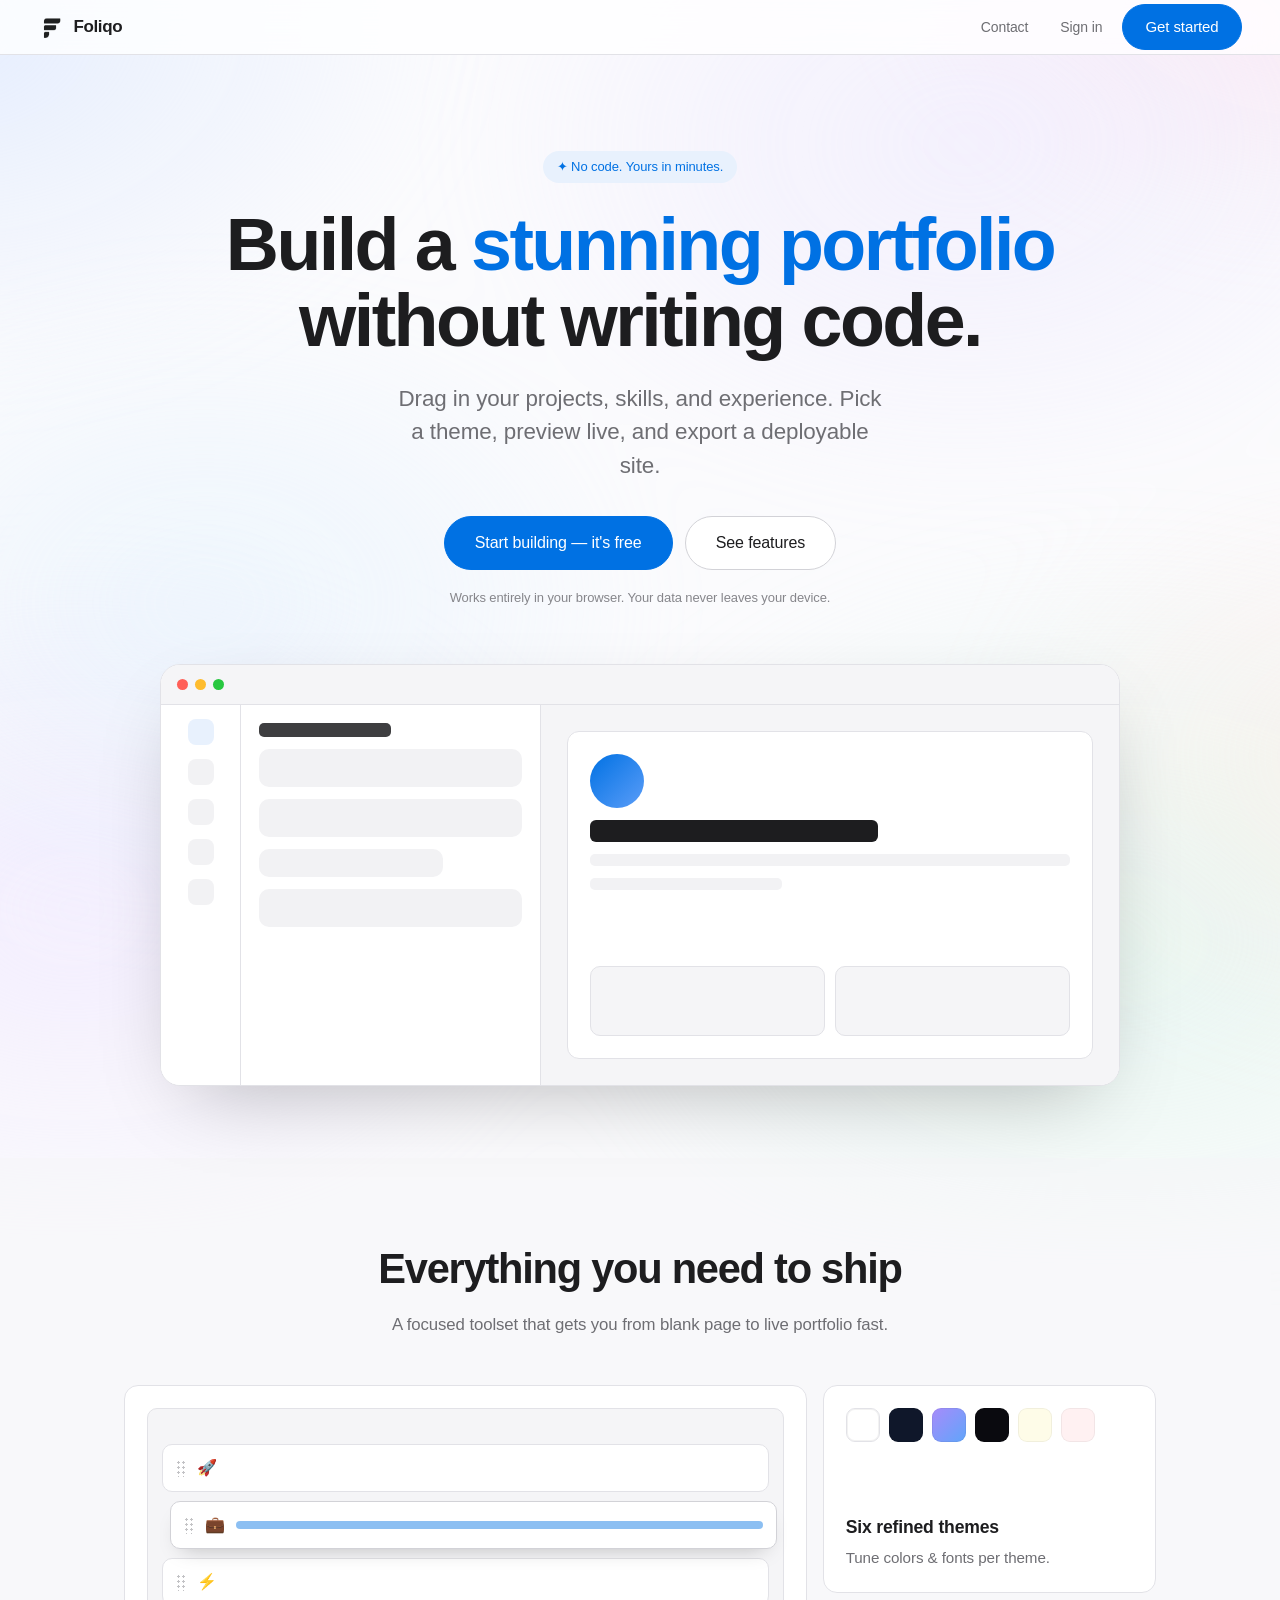
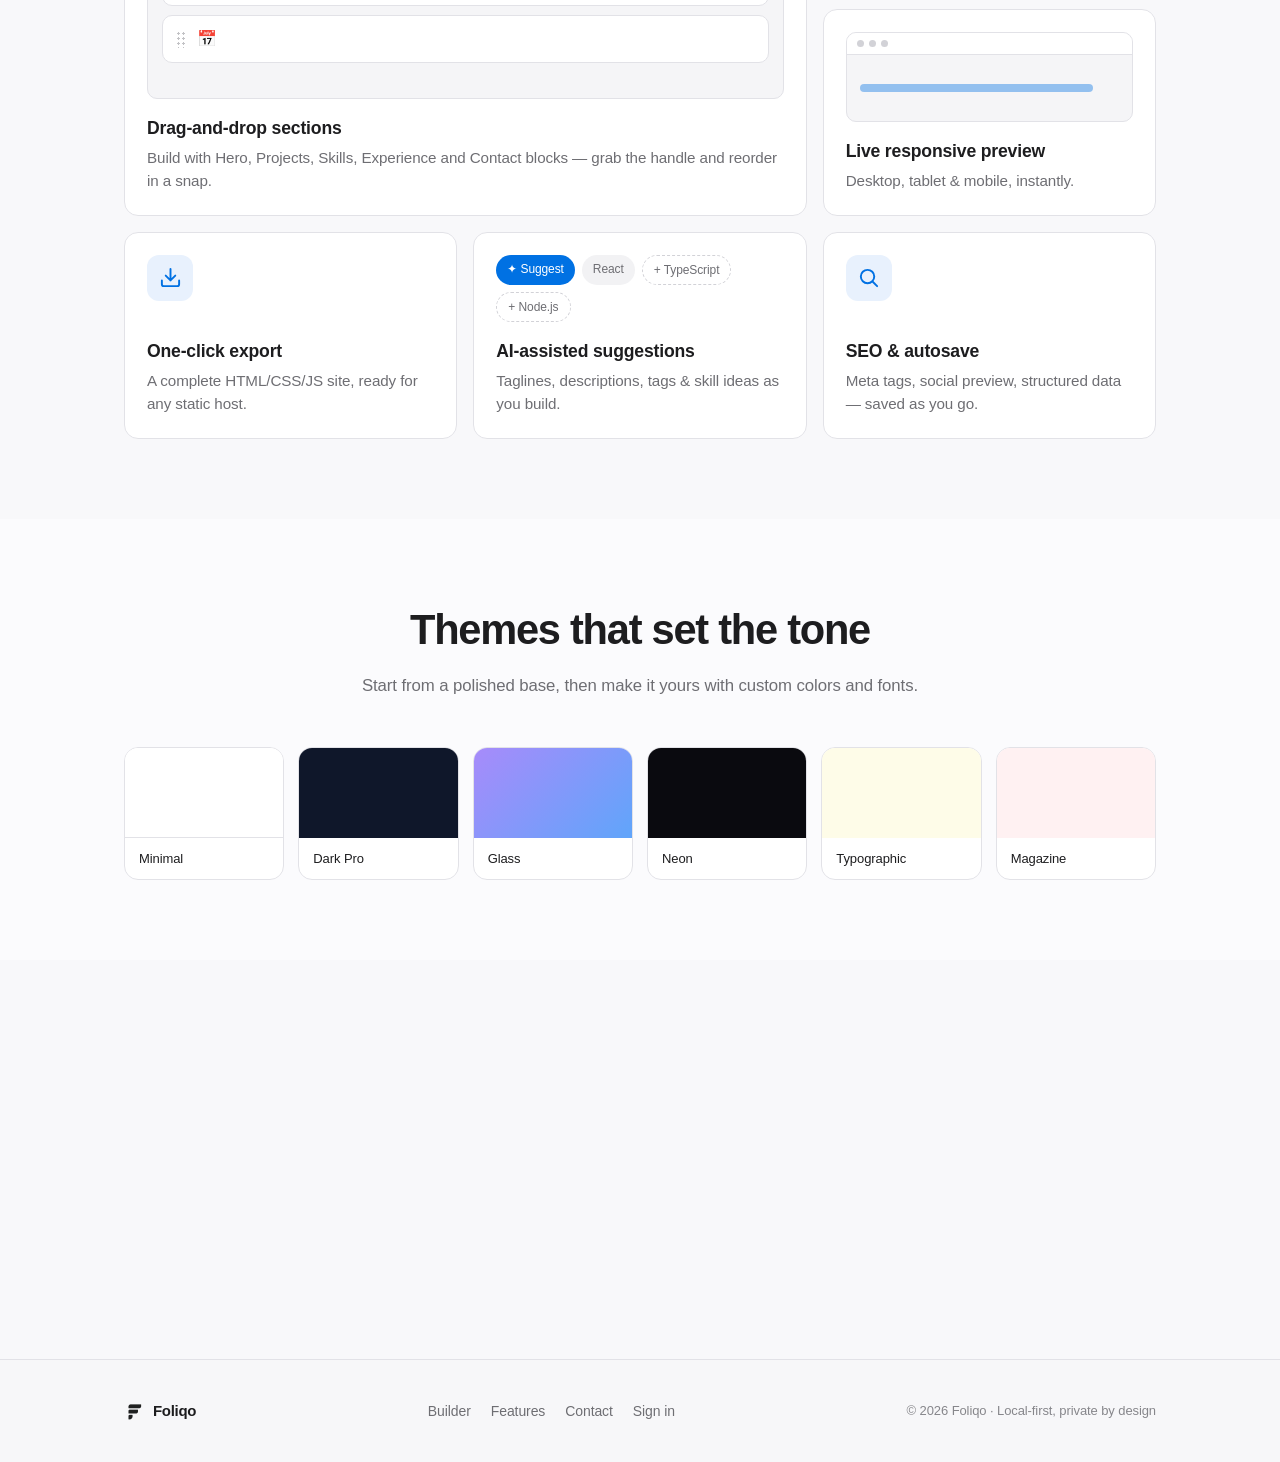
<file: index.html>
<!DOCTYPE html>
<html lang="en">
<head>
  <meta charset="UTF-8" />
  <meta name="viewport" content="width=device-width, initial-scale=1.0" />
  <title>Foliqo — Build a stunning portfolio, no code</title>
  <meta name="description" content="Foliqo is a drag-and-drop portfolio builder for developers and designers. Pick a theme, drop in your work, and export a deployable site — no code required." />
  <meta property="og:title" content="Foliqo — Build a stunning portfolio, no code" />
  <meta property="og:description" content="Drag-and-drop portfolio builder for developers and designers. Export a deployable site in minutes." />
  <meta property="og:type" content="website" />
  <link rel="icon" type="image/png" href="logo.png" />
  <link rel="preconnect" href="https://fonts.googleapis.com" />
  <link rel="stylesheet" href="css/site.css" />
</head>
<body>

<header class="site-header">
  <div class="wrap site-header__inner">
    <a class="brand" href="index.html" aria-label="Foliqo home">
      <img src="logo.png" alt="" width="26" height="26" />
      Foliqo
    </a>
    <nav class="site-nav" id="authNav" aria-label="Primary">
      <a class="navlink hide-sm" href="contact.html">Contact</a>
      <a class="navlink" href="auth.html">Sign in</a>
      <a class="btn btn--accent" href="app.html">Get started</a>
    </nav>
  </div>
</header>

<main>
  <!-- HERO -->
  <section class="hero wrap">
    <span class="hero__eyebrow">✦ No code. Yours in minutes.</span>
    <h1>Build a <span class="accentword">stunning portfolio</span><br/>without writing code.</h1>
    <p class="hero__sub">Drag in your projects, skills, and experience. Pick a theme, preview live, and export a deployable site.</p>
    <div class="hero__cta">
      <a class="btn btn--accent btn--lg" href="app.html">Start building — it's free</a>
      <a class="btn btn--lg" href="#features">See features</a>
    </div>
    <p class="hero__note">Works entirely in your browser. Your data never leaves your device.</p>

    <!-- product mock -->
    <div class="mock" aria-hidden="true">
      <div class="mock__bar"><span></span><span></span><span></span></div>
      <div class="mock__body">
        <div class="mock__rail"><i></i><i></i><i></i><i></i><i></i></div>
        <div class="mock__panel">
          <b></b>
          <div class="mock__line"></div>
          <div class="mock__line"></div>
          <div class="mock__line mock__line--sm"></div>
          <div class="mock__line"></div>
        </div>
        <div class="mock__stage">
          <div class="mock__page">
            <div class="mock__dot"></div>
            <div class="mock__h"></div>
            <div class="mock__p"></div>
            <div class="mock__p short"></div>
            <div class="mock__cards"><div class="mock__card"></div><div class="mock__card"></div></div>
          </div>
        </div>
      </div>
    </div>
  </section>

  <!-- FEATURES -->
  <section class="section section--alt" id="features">
    <div class="wrap">
      <div class="section__head">
        <h2>Everything you need to ship</h2>
        <p>A focused toolset that gets you from blank page to live portfolio fast.</p>
      </div>
      <div class="bento">

        <!-- big: drag & drop, with mini builder visual -->
        <article class="tile tile--lg">
          <div class="tile__viz tile__viz--builder" aria-hidden="true">
            <div class="vz-row"><span class="vz-grip"></span><span class="vz-ico">🚀</span><span class="vz-bar"></span></div>
            <div class="vz-row vz-row--lift"><span class="vz-grip"></span><span class="vz-ico">💼</span><span class="vz-bar"></span></div>
            <div class="vz-row"><span class="vz-grip"></span><span class="vz-ico">⚡</span><span class="vz-bar"></span></div>
            <div class="vz-row"><span class="vz-grip"></span><span class="vz-ico">📅</span><span class="vz-bar"></span></div>
          </div>
          <div class="tile__txt">
            <h3>Drag-and-drop sections</h3>
            <p>Build with Hero, Projects, Skills, Experience and Contact blocks — grab the handle and reorder in a snap.</p>
          </div>
        </article>

        <!-- themes, with swatches -->
        <article class="tile tile--accent">
          <div class="tile__viz tile__viz--themes" aria-hidden="true">
            <span class="sw" style="background:#ffffff;border:1px solid var(--line)"></span>
            <span class="sw" style="background:#0f172a"></span>
            <span class="sw" style="background:linear-gradient(135deg,#a78bfa,#60a5fa)"></span>
            <span class="sw" style="background:#0a0a0f"></span>
            <span class="sw" style="background:#fefce8"></span>
            <span class="sw" style="background:#fff1f2"></span>
          </div>
          <div class="tile__txt"><h3>Six refined themes</h3><p>Tune colors &amp; fonts per theme.</p></div>
        </article>

        <!-- live preview, with mini device -->
        <article class="tile">
          <div class="tile__viz tile__viz--device" aria-hidden="true">
            <div class="dv"><span class="dv-dot"></span><span class="dv-dot"></span><span class="dv-dot"></span></div>
            <div class="dv-body"><span class="dv-l w70"></span><span class="dv-l w90"></span><span class="dv-l w50"></span></div>
          </div>
          <div class="tile__txt"><h3>Live responsive preview</h3><p>Desktop, tablet &amp; mobile, instantly.</p></div>
        </article>

        <!-- export -->
        <article class="tile">
          <div class="tile__badge"><svg viewBox="0 0 24 24" fill="none" stroke="currentColor" stroke-width="2" stroke-linecap="round" stroke-linejoin="round"><path d="M21 15v4a2 2 0 01-2 2H5a2 2 0 01-2-2v-4M7 10l5 5 5-5M12 15V3"/></svg></div>
          <div class="tile__txt"><h3>One-click export</h3><p>A complete HTML/CSS/JS site, ready for any static host.</p></div>
        </article>

        <!-- AI, with sample chips -->
        <article class="tile tile--ai">
          <div class="tile__viz tile__viz--chips" aria-hidden="true">
            <span class="chip chip--solid">✦ Suggest</span>
            <span class="chip">React</span>
            <span class="chip chip--dash">+ TypeScript</span>
            <span class="chip chip--dash">+ Node.js</span>
          </div>
          <div class="tile__txt"><h3>AI-assisted suggestions</h3><p>Taglines, descriptions, tags &amp; skill ideas as you build.</p></div>
        </article>

        <!-- SEO + autosave -->
        <article class="tile">
          <div class="tile__badge"><svg viewBox="0 0 24 24" fill="none" stroke="currentColor" stroke-width="2" stroke-linecap="round" stroke-linejoin="round"><circle cx="11" cy="11" r="7"/><path d="M21 21l-4.3-4.3"/></svg></div>
          <div class="tile__txt"><h3>SEO &amp; autosave</h3><p>Meta tags, social preview, structured data — saved as you go.</p></div>
        </article>

      </div>
    </div>
  </section>

  <!-- THEMES -->
  <section class="section">
    <div class="wrap">
      <div class="section__head"><h2>Themes that set the tone</h2><p>Start from a polished base, then make it yours with custom colors and fonts.</p></div>
      <div class="theme-strip">
        <div class="theme-chip"><div class="theme-chip__sw" style="background:#ffffff;border-bottom:1px solid var(--line)"></div><div class="theme-chip__name">Minimal</div></div>
        <div class="theme-chip"><div class="theme-chip__sw" style="background:#0f172a"></div><div class="theme-chip__name">Dark Pro</div></div>
        <div class="theme-chip"><div class="theme-chip__sw" style="background:linear-gradient(135deg,#a78bfa,#60a5fa)"></div><div class="theme-chip__name">Glass</div></div>
        <div class="theme-chip"><div class="theme-chip__sw" style="background:#0a0a0f"></div><div class="theme-chip__name">Neon</div></div>
        <div class="theme-chip"><div class="theme-chip__sw" style="background:#fefce8"></div><div class="theme-chip__name">Typographic</div></div>
        <div class="theme-chip"><div class="theme-chip__sw" style="background:#fff1f2"></div><div class="theme-chip__name">Magazine</div></div>
      </div>
    </div>
  </section>

  <!-- CTA -->
  <section class="section--alt">
    <div class="wrap cta-band">
      <h2>Your portfolio is one drag away.</h2>
      <p>No sign-up required to start. Build it, preview it, export it.</p>
      <a class="btn btn--accent btn--lg" href="app.html">Open the builder</a>
    </div>
  </section>
</main>

<footer class="site-footer">
  <div class="wrap site-footer__inner">
    <div class="brand" style="font-size:15px">
      <img src="logo.png" alt="" width="20" height="20" />
      Foliqo
    </div>
    <div class="site-footer__links">
      <a href="app.html">Builder</a>
      <a href="#features">Features</a>
      <a href="contact.html">Contact</a>
      <a href="auth.html">Sign in</a>
    </div>
    <div class="site-footer__meta">© 2026 Foliqo · Local-first, private by design</div>
  </div>
</footer>

<script type="module" src="js/supabase-client.js"></script>
<script type="module" src="js/auth.js"></script>
<script src="js/site.js"></script>
</body>
</html>
</file>
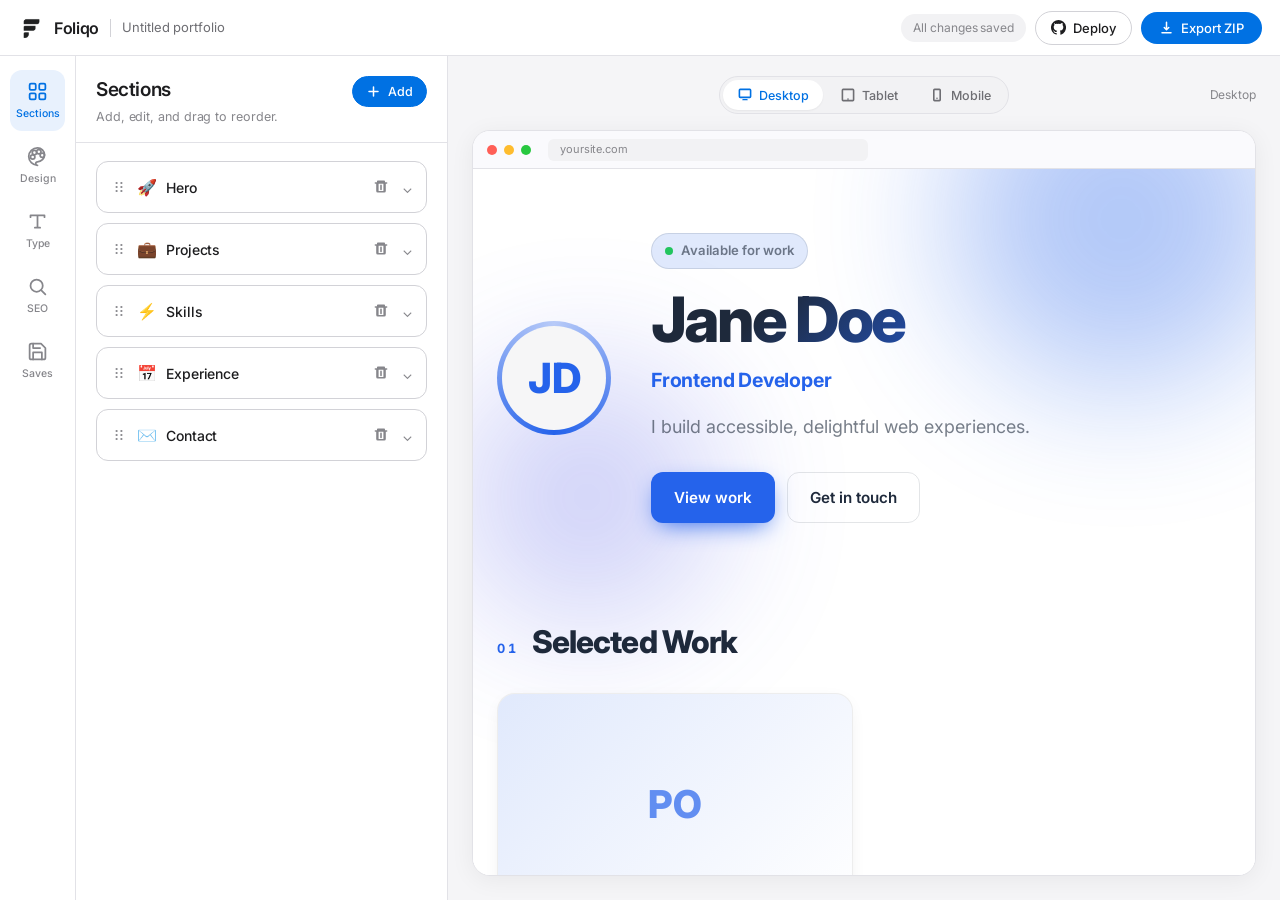
<file: app.html>
<!DOCTYPE html>
<html lang="en">
<head>
  <meta charset="UTF-8" />
  <meta name="viewport" content="width=device-width, initial-scale=1.0" />
  <title>Foliqo — Portfolio Builder</title>
  <meta name="description" content="Build and export a stunning developer/designer portfolio with no code." />
  <link rel="icon" type="image/png" href="logo.png" />
  <link rel="preconnect" href="https://fonts.googleapis.com" />
  <link rel="preconnect" href="https://fonts.gstatic.com" crossorigin />
  <link rel="stylesheet" href="css/app.css" />
  <link rel="stylesheet" href="css/animations.css" />
</head>
<body>

<div class="mesh-bg" aria-hidden="true">
  <span class="mesh-blob mesh-blob--1"></span>
  <span class="mesh-blob mesh-blob--2"></span>
  <span class="mesh-blob mesh-blob--3"></span>
  <span class="mesh-blob mesh-blob--4"></span>
</div>

<!-- ───────────────── TOP BAR ───────────────── -->
<header class="topbar" role="banner">
  <div class="topbar__brand">
    <a href="index.html" style="display:flex;align-items:center;gap:11px;color:inherit;text-decoration:none" aria-label="Foliqo home">
    <img class="topbar__logo" src="logo.png" alt="" />
    <span class="topbar__name">Foliqo</span>
    </a>
    <span class="topbar__divider" aria-hidden="true"></span>
    <span class="topbar__project">Untitled portfolio</span>
  </div>

  <div class="topbar__actions">
    <span class="autosave-pill" id="autosaveStatus" aria-live="polite">All changes saved</span>
    <button class="btn btn--ghost" id="deployBtn" title="Deploy to GitHub Pages" aria-label="Deploy to GitHub Pages">
      <svg viewBox="0 0 20 20" fill="currentColor" aria-hidden="true"><path d="M10 0a10 10 0 00-3.16 19.49c.5.09.68-.22.68-.48l-.01-1.7c-2.78.6-3.37-1.34-3.37-1.34-.45-1.16-1.11-1.46-1.11-1.46-.91-.62.07-.6.07-.6 1 .07 1.53 1.03 1.53 1.03.89 1.53 2.34 1.09 2.91.83.09-.65.35-1.09.63-1.34-2.22-.25-4.55-1.11-4.55-4.94 0-1.09.39-1.98 1.03-2.68-.1-.25-.45-1.27.1-2.65 0 0 .84-.27 2.75 1.02a9.56 9.56 0 015 0c1.91-1.29 2.75-1.02 2.75-1.02.55 1.38.2 2.4.1 2.65.64.7 1.03 1.59 1.03 2.68 0 3.84-2.34 4.69-4.57 4.94.36.31.68.92.68 1.85l-.01 2.74c0 .27.18.58.69.48A10 10 0 0010 0z"/></svg>
      <span>Deploy</span>
    </button>
    <button class="btn-export" id="exportBtn" aria-label="Export portfolio as ZIP">
      <span class="export-label">
        <svg viewBox="0 0 20 20" fill="currentColor" aria-hidden="true"><path d="M3 17a1 1 0 011-1h12a1 1 0 110 2H4a1 1 0 01-1-1zm3.293-7.707a1 1 0 011.414 0L9 10.586V3a1 1 0 112 0v7.586l1.293-1.293a1 1 0 111.414 1.414l-3 3a1 1 0 01-1.414 0l-3-3a1 1 0 010-1.414z"/></svg>
        Export ZIP
      </span>
      <span class="export-progress" aria-live="polite"><span class="export-bar"></span><span class="export-pct">0%</span></span>
    </button>
  </div>
</header>

<!-- ───────────────── WORKSPACE ───────────────── -->
<div class="studio">

  <!-- LEFT: icon rail -->
  <nav class="rail" id="rail" role="tablist" aria-label="Builder panels">
    <button class="rail-btn active" data-panel="build" role="tab" aria-selected="true" title="Sections">
      <svg viewBox="0 0 24 24" fill="none" stroke="currentColor" stroke-width="2" stroke-linecap="round" stroke-linejoin="round" aria-hidden="true"><rect x="3" y="3" width="7" height="7" rx="1.5"/><rect x="14" y="3" width="7" height="7" rx="1.5"/><rect x="3" y="14" width="7" height="7" rx="1.5"/><rect x="14" y="14" width="7" height="7" rx="1.5"/></svg>
      <span>Sections</span>
    </button>
    <button class="rail-btn" data-panel="design" role="tab" aria-selected="false" title="Design">
      <svg viewBox="0 0 24 24" fill="none" stroke="currentColor" stroke-width="2" stroke-linecap="round" stroke-linejoin="round" aria-hidden="true"><circle cx="13.5" cy="6.5" r="2.5"/><circle cx="17.5" cy="10.5" r="2.5"/><circle cx="8.5" cy="7.5" r="2.5"/><circle cx="6.5" cy="12.5" r="2.5"/><path d="M12 22a10 10 0 110-20 8 8 0 010 16 2 2 0 000 4z"/></svg>
      <span>Design</span>
    </button>
    <button class="rail-btn" data-panel="type" role="tab" aria-selected="false" title="Typography">
      <svg viewBox="0 0 24 24" fill="none" stroke="currentColor" stroke-width="2" stroke-linecap="round" stroke-linejoin="round" aria-hidden="true"><path d="M4 7V5h16v2M9 19h6M12 5v14"/></svg>
      <span>Type</span>
    </button>
    <button class="rail-btn" data-panel="seo" role="tab" aria-selected="false" title="SEO">
      <svg viewBox="0 0 24 24" fill="none" stroke="currentColor" stroke-width="2" stroke-linecap="round" stroke-linejoin="round" aria-hidden="true"><circle cx="11" cy="11" r="7"/><path d="M21 21l-4.3-4.3"/></svg>
      <span>SEO</span>
    </button>
    <button class="rail-btn" data-panel="saves" role="tab" aria-selected="false" title="Save points">
      <svg viewBox="0 0 24 24" fill="none" stroke="currentColor" stroke-width="2" stroke-linecap="round" stroke-linejoin="round" aria-hidden="true"><path d="M19 21H5a2 2 0 01-2-2V5a2 2 0 012-2h11l5 5v11a2 2 0 01-2 2z"/><path d="M17 21v-8H7v8M7 3v5h8"/></svg>
      <span>Saves</span>
    </button>
  </nav>

  <!-- MIDDLE: contextual panel -->
  <section class="panel" aria-label="Editor panel">

    <!-- BUILD -->
    <div class="panel-view active" data-view="build">
      <div class="panel-head">
        <div><h1 class="panel-title">Sections</h1><p class="panel-sub">Add, edit, and drag to reorder.</p></div>
        <button class="btn btn--accent btn--sm" id="addSectionBtn" aria-label="Add section">
          <svg viewBox="0 0 20 20" fill="currentColor" aria-hidden="true"><path d="M10 3a1 1 0 011 1v5h5a1 1 0 110 2h-5v5a1 1 0 11-2 0v-5H4a1 1 0 110-2h5V4a1 1 0 011-1z"/></svg>
          Add
        </button>
      </div>
      <div class="panel-body">
        <ul class="section-list" id="sectionList" role="list" aria-label="Portfolio sections"></ul>
      </div>
    </div>

    <!-- DESIGN -->
    <div class="panel-view" data-view="design" hidden>
      <div class="panel-head"><div><h1 class="panel-title">Design</h1><p class="panel-sub">Pick a theme, then fine-tune the palette.</p></div></div>
      <div class="panel-body">
        <h2 class="group-label">Theme</h2>
        <div class="theme-grid" id="themeSwitcher" role="radiogroup" aria-label="Choose theme">
          <button class="theme-btn active" data-theme="minimal" role="radio" aria-checked="true">
            <span class="theme-swatch" style="--a:#2563eb;--b:#ffffff;--c:#1e293b"></span><span class="theme-name">Minimal</span>
          </button>
          <button class="theme-btn" data-theme="dark-pro" role="radio" aria-checked="false">
            <span class="theme-swatch" style="--a:#38bdf8;--b:#0f172a;--c:#e2e8f0"></span><span class="theme-name">Dark Pro</span>
          </button>
          <button class="theme-btn" data-theme="glassmorphic" role="radio" aria-checked="false">
            <span class="theme-swatch" style="--a:#a78bfa;--b:#1e1b4b;--c:#f5f3ff"></span><span class="theme-name">Glass</span>
          </button>
          <button class="theme-btn" data-theme="neon" role="radio" aria-checked="false">
            <span class="theme-swatch" style="--a:#22d3ee;--b:#0a0a0f;--c:#f0fdfa"></span><span class="theme-name">Neon</span>
          </button>
          <button class="theme-btn" data-theme="typographic" role="radio" aria-checked="false">
            <span class="theme-swatch" style="--a:#b91c1c;--b:#fefce8;--c:#1c1917"></span><span class="theme-name">Typographic</span>
          </button>
          <button class="theme-btn" data-theme="magazine" role="radio" aria-checked="false">
            <span class="theme-swatch" style="--a:#db2777;--b:#fff1f2;--c:#27272a"></span><span class="theme-name">Magazine</span>
          </button>
        </div>

        <h2 class="group-label">Palette</h2>
        <div class="swatch-grid">
          <label class="swatch-field"><input type="color" id="accentColor" class="swatch" value="#a78bfa" /><span class="swatch-meta"><span>Accent</span><output id="accentHex">#a78bfa</output></span></label>
          <label class="swatch-field"><input type="color" id="bgColor" class="swatch" value="#ffffff" /><span class="swatch-meta"><span>Background</span><output id="bgHex">#ffffff</output></span></label>
          <label class="swatch-field"><input type="color" id="textColor" class="swatch" value="#1e293b" /><span class="swatch-meta"><span>Text</span><output id="textHex">#1e293b</output></span></label>
        </div>
        <p class="hint-line" id="contrastHint" hidden></p>
      </div>
    </div>

    <!-- TYPE -->
    <div class="panel-view" data-view="type" hidden>
      <div class="panel-head"><div><h1 class="panel-title">Typography</h1><p class="panel-sub">Choose a typeface from the curated set.</p></div></div>
      <div class="panel-body">
        <div class="field"><label for="fontSelect">Font family</label><select id="fontSelect" class="select"></select></div>
        <div class="type-specimen" id="typeSpecimen">
          <span class="type-specimen__big">Aa</span>
          <p class="type-specimen__line">The quick brown fox jumps over the lazy dog.</p>
          <p class="type-specimen__small">0123456789 — &amp; portfolio design</p>
        </div>
      </div>
    </div>

    <!-- SEO -->
    <div class="panel-view" data-view="seo" hidden>
      <div class="panel-head"><div><h1 class="panel-title">SEO &amp; sharing</h1><p class="panel-sub">How your site looks in search and social.</p></div></div>
      <div class="panel-body">
        <div class="field"><label for="seoTitle">Page title</label><input type="text" id="seoTitle" class="input" placeholder="Jane Doe — Frontend Developer" /></div>
        <div class="field"><label for="seoDesc">Meta description <span class="counter" id="seoDescCount">0/160</span></label><textarea id="seoDesc" class="input" rows="3" maxlength="200" placeholder="Short summary for search engines and social shares."></textarea>
          <button class="btn-suggest" id="seoGenBtn" type="button"><svg viewBox="0 0 20 20" fill="currentColor" aria-hidden="true"><path d="M10 1.5l1.5 4.2 4.2 1.5-4.2 1.5L10 12.9 8.5 8.7 4.3 7.2l4.2-1.5L10 1.5zm5.6 9.4l.8 2.2 2.2.8-2.2.8-.8 2.2-.8-2.2-2.2-.8 2.2-.8.8-2.2z"/></svg>Suggest description</button>
        </div>
        <div class="field"><label for="seoOg">Social preview image URL</label><input type="url" id="seoOg" class="input" placeholder="https://…/preview.png" /></div>
        <div class="seo-preview" aria-hidden="true">
          <span class="seo-preview__label">Search preview</span>
          <div class="seo-preview__card">
            <span class="seo-preview__url">yoursite.com</span>
            <span class="seo-preview__title" id="seoPreviewTitle">Your page title</span>
            <span class="seo-preview__desc" id="seoPreviewDesc">Your meta description will appear here.</span>
          </div>
        </div>
      </div>
    </div>

    <!-- SAVES -->
    <div class="panel-view" data-view="saves" hidden>
      <div class="panel-head">
        <div><h1 class="panel-title">Save points</h1><p class="panel-sub">Autosave runs continuously. Pin named snapshots here.</p></div>
        <button class="btn btn--accent btn--sm" id="saveBtn" aria-label="Create save point">
          <svg viewBox="0 0 20 20" fill="currentColor" aria-hidden="true"><path d="M4 3a1 1 0 00-1 1v12a1 1 0 001 1h12a1 1 0 001-1V7.414A1 1 0 0016.707 6.707l-3.414-3.414A1 1 0 0012.586 3H4zm0 2h8.172L15 7.828V15H5V5z"/></svg>
          New save
        </button>
      </div>
      <div class="panel-body">
        <ul class="savepoint-list" id="savepointList" role="list"></ul>
      </div>
    </div>

  </section>

  <!-- RIGHT: preview -->
  <section class="stage" aria-label="Live preview">
    <div class="stage-toolbar">
      <div class="breakpoint-toggle" id="breakpointToggle" role="radiogroup" aria-label="Preview breakpoint">
        <button class="bp-btn active" data-bp="desktop" role="radio" aria-checked="true" aria-label="Desktop" title="Desktop">
          <svg viewBox="0 0 20 20" fill="currentColor" aria-hidden="true"><path d="M2 4a2 2 0 012-2h12a2 2 0 012 2v8a2 2 0 01-2 2H4a2 2 0 01-2-2V4zm2 0v8h12V4H4zm3 11h6l.4 1.5H6.6L7 15z"/></svg>
          <span>Desktop</span>
        </button>
        <button class="bp-btn" data-bp="tablet" role="radio" aria-checked="false" aria-label="Tablet" title="Tablet">
          <svg viewBox="0 0 20 20" fill="currentColor" aria-hidden="true"><path d="M4 2a2 2 0 00-2 2v12a2 2 0 002 2h12a2 2 0 002-2V4a2 2 0 00-2-2H4zm0 2h12v12H4V4zm5 11a1 1 0 102 0 1 1 0 00-2 0z"/></svg>
          <span>Tablet</span>
        </button>
        <button class="bp-btn" data-bp="mobile" role="radio" aria-checked="false" aria-label="Mobile" title="Mobile">
          <svg viewBox="0 0 20 20" fill="currentColor" aria-hidden="true"><path d="M7 2a2 2 0 00-2 2v12a2 2 0 002 2h6a2 2 0 002-2V4a2 2 0 00-2-2H7zm0 2h6v12H7V4zm2 10a1 1 0 102 0 1 1 0 00-2 0z"/></svg>
          <span>Mobile</span>
        </button>
      </div>
      <span class="stage-size" id="stageSize">Desktop</span>
    </div>
    <div class="stage-canvas">
      <div class="preview-wrapper" id="previewWrapper" data-bp="desktop">
        <div class="preview-chrome" aria-hidden="true"><span></span><span></span><span></span><div class="preview-chrome__url">yoursite.com</div></div>
        <iframe class="preview-iframe" id="previewIframe" title="Portfolio preview" sandbox="allow-same-origin allow-scripts"></iframe>
      </div>
    </div>
  </section>
</div>

<!-- ───────────────── ADD SECTION MODAL ───────────────── -->
<div class="modal-overlay" id="addSectionModal" role="dialog" aria-modal="true" aria-labelledby="modalTitle" hidden>
  <div class="modal">
    <div class="modal__header">
      <h2 class="modal__title" id="modalTitle">Add a section</h2>
      <button class="modal__close" data-close-modal aria-label="Close">✕</button>
    </div>
    <div class="modal__grid" id="sectionTypeGrid"></div>
  </div>
</div>

<!-- ───────────────── DEPLOY MODAL ───────────────── -->
<div class="modal-overlay" id="deployModal" role="dialog" aria-modal="true" aria-labelledby="deployTitle" hidden>
  <div class="modal modal--wide">
    <div class="modal__header">
      <h2 class="modal__title" id="deployTitle">Deploy to GitHub Pages</h2>
      <button class="modal__close" data-close-modal aria-label="Close">✕</button>
    </div>
    <div class="modal__body deploy-steps">
      <div class="gh-connected" id="githubConnect" hidden></div>
      <ol>
        <li><strong>Export your site.</strong> Click <em>Export ZIP</em> and unzip the download. You'll get <code>index.html</code> plus <code>css/</code> and <code>js/</code> folders.</li>
        <li><strong>Create a repository.</strong> On GitHub, create a new public repo (e.g. <code>my-portfolio</code>).</li>
        <li><strong>Push the files.</strong> Add the exported files to the repo root and push:
          <pre><code id="deployCmds">git init
git add .
git commit -m "My portfolio"
git branch -M main
git remote add origin https://github.com/USER/my-portfolio.git
git push -u origin main</code></pre>
        </li>
        <li><strong>Enable Pages.</strong> Repo → <em>Settings</em> → <em>Pages</em> → Source: <em>Deploy from a branch</em> → Branch: <code>main</code> / <code>root</code> → Save.</li>
        <li><strong>Visit your site</strong> at <code id="deployUrl">https://USER.github.io/my-portfolio/</code> (allow a minute for the first build).</li>
      </ol>
      <a class="btn btn--accent" style="text-decoration:none;display:inline-flex" href="https://docs.github.com/pages/getting-started-with-github-pages" target="_blank" rel="noopener">Open GitHub Pages docs ↗</a>
    </div>
  </div>
</div>

<div class="toast" id="toast" role="status" aria-live="polite"></div>

<script type="module" src="js/supabase-client.js"></script>
<script src="js/lib/zip.js"></script>
<script type="module" src="js/auth.js"></script>
<script src="js/themes.js"></script>
<script src="js/fonts.js"></script>
<script src="js/suggest.js"></script>
<script src="js/store.js"></script>
<script src="js/render.js"></script>
<script src="js/preview.js"></script>
<script src="js/builder.js"></script>
<script src="js/dragdrop.js"></script>
<script src="js/export.js"></script>
<script src="js/app.js"></script>
</body>
</html>
</file>
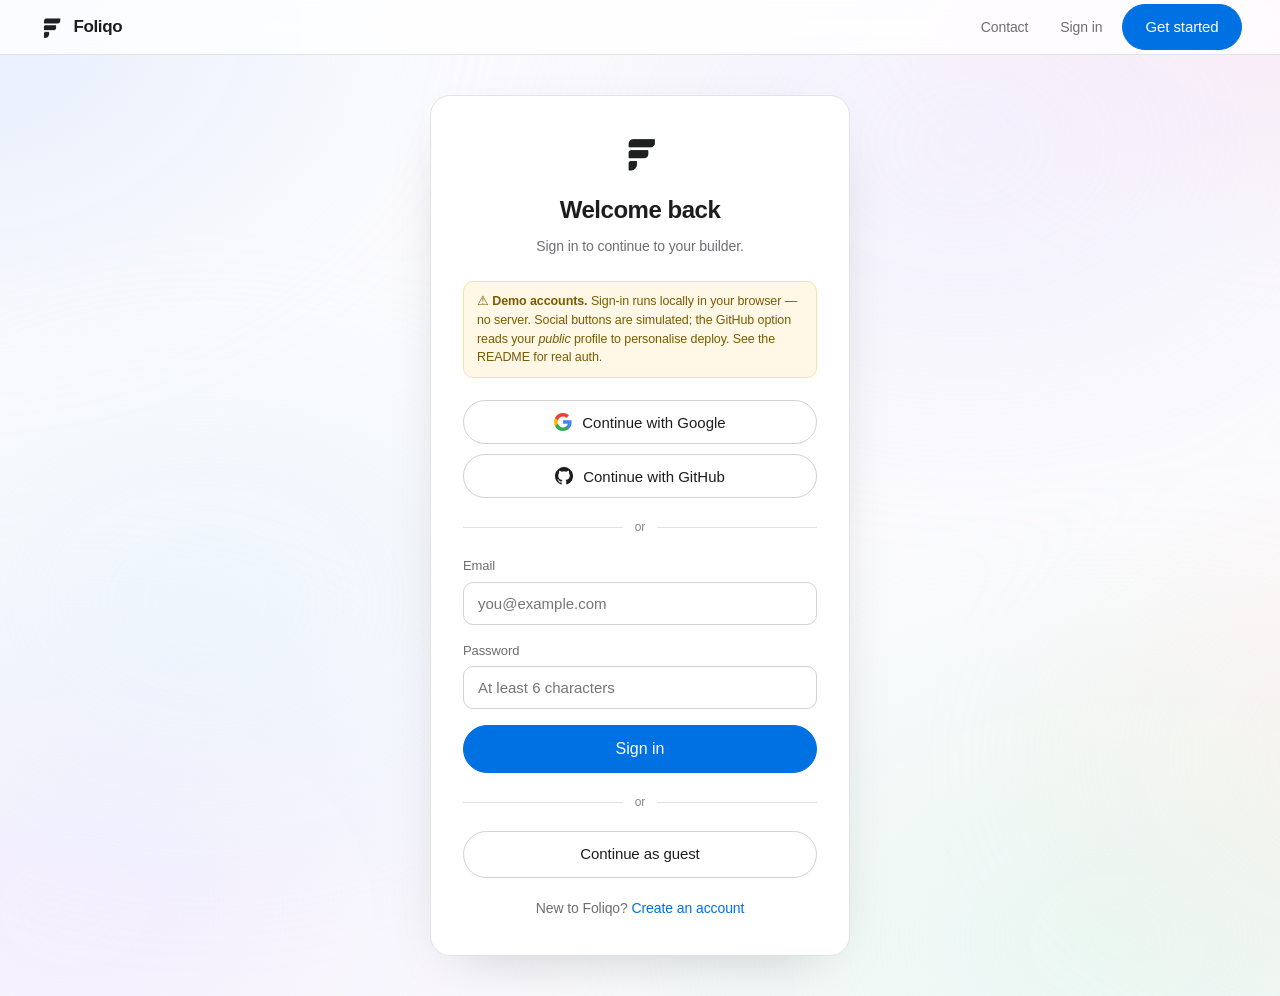
<file: auth.html>
<!DOCTYPE html>
<html lang="en">
<head>
  <meta charset="UTF-8" />
  <meta name="viewport" content="width=device-width, initial-scale=1.0" />
  <title>Sign in — Foliqo</title>
  <meta name="description" content="Sign in or create a Foliqo account to save and deploy your portfolios." />
  <link rel="icon" type="image/png" href="logo.png" />
  <link rel="stylesheet" href="css/site.css" />
</head>
<body>

<header class="site-header">
  <div class="wrap site-header__inner">
    <a class="brand" href="index.html" aria-label="Foliqo home">
      <img src="logo.png" alt="" width="26" height="26" />
      Foliqo
    </a>
    <nav class="site-nav" id="authNav" aria-label="Primary">
      <a class="navlink hide-sm" href="contact.html">Contact</a>
      <a class="navlink" href="auth.html">Sign in</a>
      <a class="btn btn--accent" href="app.html">Get started</a>
    </nav>
  </div>
</header>

<main class="center-page">
  <div class="auth-card anim-pop" id="authCard">
    <div class="auth-card__logo">
      <img src="logo.png" alt="Foliqo" width="42" height="42" />
    </div>
    <h1 id="authTitle">Welcome back</h1>
    <p class="auth-card__sub" id="authSub">Sign in to continue to your builder.</p>

    <div class="demo-banner">⚠ <strong>Demo accounts.</strong> Sign-in runs locally in your browser — no server. Social buttons are simulated; the GitHub option reads your <em>public</em> profile to personalise deploy. See the README for real auth.</div>

    <!-- social -->
    <div class="social-row">
      <button class="btn btn--social" data-provider="google" type="button">
        <svg viewBox="0 0 18 18" width="18" height="18" aria-hidden="true"><path fill="#4285F4" d="M17.64 9.2c0-.64-.06-1.25-.16-1.84H9v3.48h4.84a4.14 4.14 0 01-1.8 2.72v2.26h2.92c1.7-1.57 2.68-3.88 2.68-6.62z"/><path fill="#34A853" d="M9 18c2.43 0 4.47-.8 5.96-2.18l-2.92-2.26c-.8.54-1.84.86-3.04.86-2.34 0-4.32-1.58-5.03-3.7H.96v2.33A9 9 0 009 18z"/><path fill="#FBBC05" d="M3.97 10.72a5.4 5.4 0 010-3.44V4.95H.96a9 9 0 000 8.1l3.01-2.33z"/><path fill="#EA4335" d="M9 3.58c1.32 0 2.5.45 3.44 1.35l2.58-2.58A9 9 0 009 0 9 9 0 00.96 4.95l3.01 2.33C4.68 5.16 6.66 3.58 9 3.58z"/></svg>
        Continue with Google
      </button>
      <button class="btn btn--social" data-provider="github" type="button" id="githubBtn">
        <svg viewBox="0 0 16 16" width="18" height="18" fill="currentColor" aria-hidden="true"><path d="M8 0a8 8 0 00-2.53 15.59c.4.07.55-.17.55-.38l-.01-1.49c-2.01.37-2.53-.49-2.69-.94-.09-.23-.48-.94-.82-1.13-.28-.15-.68-.52-.01-.53.63-.01 1.08.58 1.23.82.72 1.21 1.87.87 2.33.66.07-.52.28-.87.51-1.07-1.78-.2-3.64-.89-3.64-3.95 0-.87.31-1.59.82-2.15-.08-.2-.36-1.02.08-2.12 0 0 .67-.21 2.2.82a7.5 7.5 0 014 0c1.53-1.04 2.2-.82 2.2-.82.44 1.1.16 1.92.08 2.12.51.56.82 1.27.82 2.15 0 3.07-1.87 3.75-3.65 3.95.29.25.54.73.54 1.48l-.01 2.2c0 .21.15.46.55.38A8 8 0 008 0z"/></svg>
        Continue with GitHub
      </button>
    </div>

    <!-- github connect panel (slides open) -->
    <div class="gh-panel" id="ghPanel" hidden>
      <label for="ghUsername">GitHub username</label>
      <div class="gh-panel__row">
        <span class="gh-at">@</span>
        <input id="ghUsername" type="text" placeholder="your-username" autocomplete="username" />
        <button class="btn btn--accent btn--sm" id="ghConnect" type="button">Connect</button>
      </div>
      <p class="gh-hint">We read your public profile to personalise GitHub Pages deploy. No password needed.</p>
      <div class="form-error" id="ghError" role="alert"></div>
    </div>

    <div class="auth-divider">or</div>

    <!-- email/password -->
    <form id="authForm" novalidate>
      <div class="form-field collapse" id="nameField">
        <label for="a-name">Name</label>
        <input id="a-name" name="name" type="text" autocomplete="name" placeholder="Jane Doe" />
      </div>
      <div class="form-field">
        <label for="a-email">Email</label>
        <input id="a-email" name="email" type="email" autocomplete="email" placeholder="you@example.com" required />
      </div>
      <div class="form-field">
        <label for="a-pass">Password</label>
        <input id="a-pass" name="password" type="password" autocomplete="current-password" placeholder="At least 6 characters" required />
      </div>
      <div class="form-error" id="authError" role="alert"></div>
      <button class="btn btn--accent btn--block btn--lg" type="submit" id="authSubmit">Sign in</button>
    </form>

    <div class="auth-divider">or</div>
    <a class="btn btn--block" href="app.html" id="guestBtn">Continue as guest</a>

    <p class="auth-alt" id="authAlt">New to Foliqo? <a href="#" id="authToggle">Create an account</a></p>
  </div>
</main>

<script type="module" src="js/supabase-client.js"></script>
<script type="module" src="js/auth.js"></script>
<script src="js/site.js"></script>
</body>
</html>
</file>
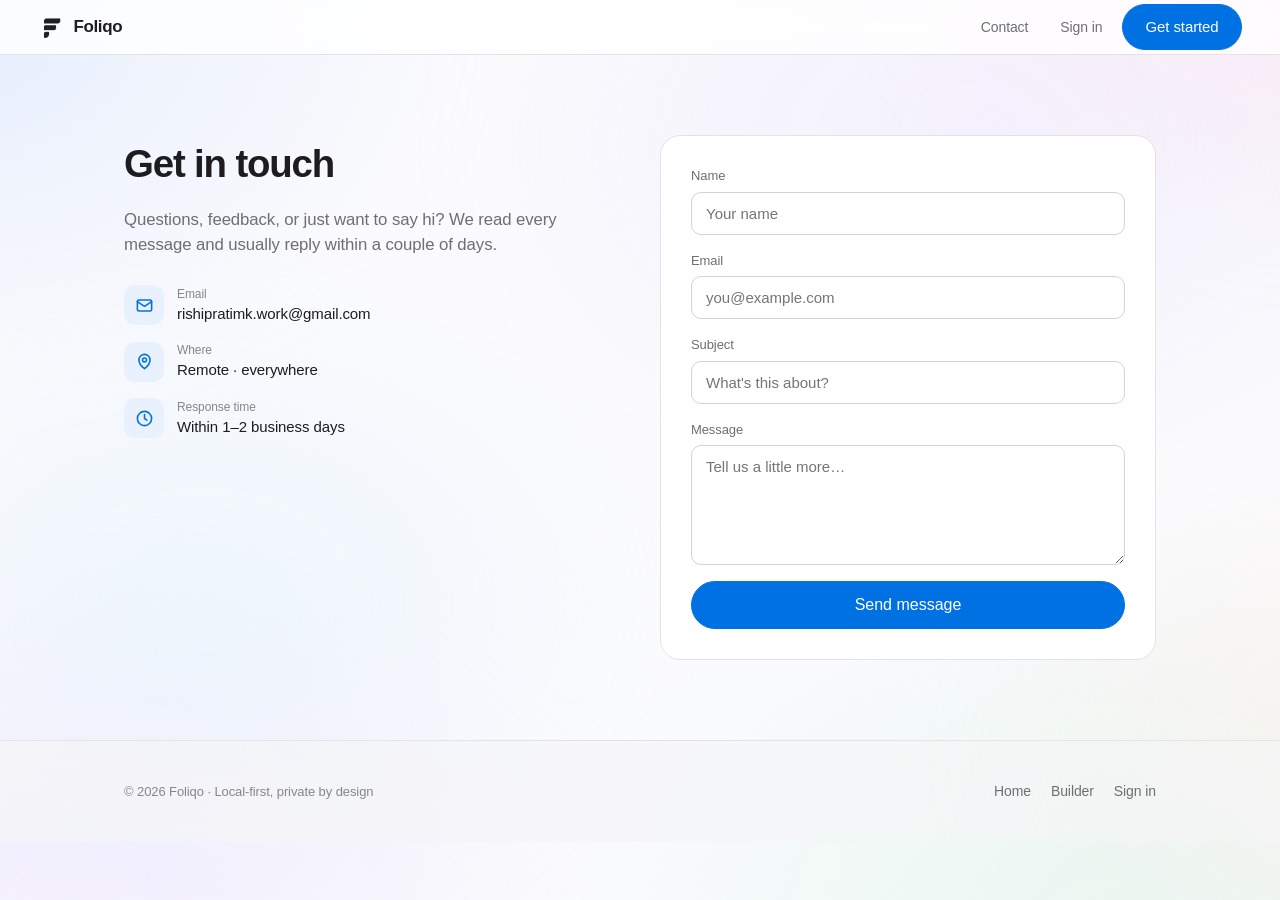
<file: contact.html>
<!DOCTYPE html>
<html lang="en">
<head>
  <meta charset="UTF-8" />
  <meta name="viewport" content="width=device-width, initial-scale=1.0" />
  <title>Contact — Foliqo</title>
  <meta name="description" content="Get in touch with the Foliqo team. Questions, feedback, or partnership ideas welcome." />
  <link rel="icon" type="image/png" href="logo.png" />
  <link rel="stylesheet" href="css/site.css" />
</head>
<body>

<header class="site-header">
  <div class="wrap site-header__inner">
    <a class="brand" href="index.html" aria-label="Foliqo home">
      <img src="logo.png" alt="" width="26" height="26" />
      Foliqo
    </a>
    <nav class="site-nav" id="authNav">
      <a class="navlink hide-sm" href="contact.html">Contact</a>
      <a class="navlink" href="auth.html">Sign in</a>
      <a class="btn btn--accent" href="app.html">Get started</a>
    </nav>
  </div>
</header>

<main class="section">
  <div class="wrap contact-grid">
    <div class="contact-info">
      <h2>Get in touch</h2>
      <p>Questions, feedback, or just want to say hi? We read every message and usually reply within a couple of days.</p>
      <ul class="contact-list">
        <li>
          <span class="ci"><svg viewBox="0 0 24 24" fill="none" stroke="currentColor" stroke-width="2" stroke-linecap="round" stroke-linejoin="round"><rect x="3" y="5" width="18" height="14" rx="2"/><path d="M3 7l9 6 9-6"/></svg></span>
          <span><b>Email</b><span>rishipratimk.work@gmail.com</span></span>
        </li>
        <li>
          <span class="ci"><svg viewBox="0 0 24 24" fill="none" stroke="currentColor" stroke-width="2" stroke-linecap="round" stroke-linejoin="round"><path d="M12 21s-7-5.2-7-11a7 7 0 0114 0c0 5.8-7 11-7 11z"/><circle cx="12" cy="10" r="2.5"/></svg></span>
          <span><b>Where</b><span>Remote · everywhere</span></span>
        </li>
        <li>
          <span class="ci"><svg viewBox="0 0 24 24" fill="none" stroke="currentColor" stroke-width="2" stroke-linecap="round" stroke-linejoin="round"><circle cx="12" cy="12" r="9"/><path d="M12 7v5l3 2"/></svg></span>
          <span><b>Response time</b><span>Within 1–2 business days</span></span>
        </li>
      </ul>
    </div>

    <div class="contact-card">
      <div class="form-ok" id="contactOk" role="status">Thanks! Your message is ready to send in your mail app. We'll be in touch.</div>
      <!--
        TO ENABLE REAL DELIVERY (no backend needed):
        1. Create a form at https://formspree.io (or similar) and copy your endpoint.
        2. Set:  <form action="https://formspree.io/f/XXXX" method="POST">
        3. Remove the e.preventDefault() handler below (delete the inline script
           or set USE_MAILTO = false).
      -->
      <form id="contactForm" novalidate>
        <div class="form-field">
          <label for="c-name">Name</label>
          <input id="c-name" name="name" type="text" autocomplete="name" placeholder="Your name" required />
        </div>
        <div class="form-field">
          <label for="c-email">Email</label>
          <input id="c-email" name="email" type="email" autocomplete="email" placeholder="you@example.com" required />
        </div>
        <div class="form-field">
          <label for="c-subject">Subject</label>
          <input id="c-subject" name="subject" type="text" placeholder="What's this about?" />
        </div>
        <div class="form-field">
          <label for="c-message">Message</label>
          <textarea id="c-message" name="message" placeholder="Tell us a little more…" required></textarea>
        </div>
        <div class="form-error" id="contactError" role="alert"></div>
        <button class="btn btn--accent btn--block btn--lg" type="submit">Send message</button>
      </form>
    </div>
  </div>
</main>

<footer class="site-footer">
  <div class="wrap site-footer__inner">
    <div class="site-footer__meta">© 2026 Foliqo · Local-first, private by design</div>
    <div class="site-footer__links">
      <a href="index.html">Home</a>
      <a href="app.html">Builder</a>
      <a href="auth.html">Sign in</a>
    </div>
  </div>
</footer>

<script src="js/auth.js"></script>
<script src="js/site.js"></script>
<script>
  // Static fallback: compose a mailto so the form works with no backend.
  // Replace with a real form endpoint (see comment above) for inbox delivery.
  (function () {
    var CONTACT_EMAIL = "hello@foliqo.app";
    var USE_MAILTO = true;
    var form = document.getElementById("contactForm");
    var err = document.getElementById("contactError");
    var ok = document.getElementById("contactOk");
    function valid(email) { return /^[^\s@]+@[^\s@]+\.[^\s@]+$/.test(email); }
    if (form && USE_MAILTO) {
      form.addEventListener("submit", function (e) {
        e.preventDefault();
        err.textContent = "";
        // NB: use ids — `form.name` resolves to the form's own name property, not the input
        var name = document.getElementById("c-name").value.trim();
        var email = document.getElementById("c-email").value.trim();
        var subject = document.getElementById("c-subject").value.trim() || "Hello from Foliqo";
        var message = document.getElementById("c-message").value.trim();
        if (!name) { err.textContent = "Please enter your name."; return; }
        if (!valid(email)) { err.textContent = "Please enter a valid email address."; return; }
        if (!message) { err.textContent = "Please enter a message."; return; }
        var body = "From: " + name + " <" + email + ">\n\n" + message;
        window.location.href = "mailto:" + CONTACT_EMAIL +
          "?subject=" + encodeURIComponent(subject) +
          "&body=" + encodeURIComponent(body);
        ok.classList.add("show");
        form.reset();
      });
    }
  })();
</script>
</body>
</html>
</file>
<file: css/site.css>
/* ============================================================
   Gridfolio — Site pages (site.css)
   Shared styling for landing, auth, contact, 404.
   Clean, minimal, Apple-style — consistent with the builder.
   ============================================================ */

:root {
  --bg: #ffffff;
  --bg-2: #f5f5f7;
  --surface: #ffffff;
  --fill: #f2f2f4;
  --line: #e2e2e7;
  --line-2: #d2d2d7;
  --txt: #1d1d1f;
  --txt-2: #6e6e73;
  --txt-3: #86868b;
  --accent: #0071e3;
  --accent-h: #0077ed;
  --accent-soft: #e8f1fd;
  --ok: #1c8c4e;
  --danger: #d9304a;
  --r-lg: 20px; --r: 14px; --r-sm: 10px;
  --ease: cubic-bezier(0.4, 0, 0.2, 1);
  --maxw: 1080px;
}

* { box-sizing: border-box; }
html { scroll-behavior: smooth; }
body {
  margin: 0;
  font-family: -apple-system, BlinkMacSystemFont, "SF Pro Text", "Inter", "Segoe UI", Roboto, sans-serif;
  background: #fbfbfd; color: var(--txt); position: relative;
  -webkit-font-smoothing: antialiased; line-height: 1.5; letter-spacing: -0.006em;
}
a { color: inherit; text-decoration: none; }
h1, h2, h3, p { margin: 0; }
img { max-width: 100%; display: block; }

.wrap { max-width: var(--maxw); margin: 0 auto; padding: 0 24px; }

/* ───────── buttons ───────── */
.btn { display: inline-flex; align-items: center; justify-content: center; gap: 8px;
  font-size: 15px; font-weight: 500; padding: 11px 22px; border-radius: 980px; cursor: pointer;
  border: 1px solid var(--line-2); background: var(--surface); color: var(--txt); transition: 0.15s var(--ease); white-space: nowrap; }
.btn:hover { background: var(--fill); }
.btn:active { transform: scale(0.98); }
.btn--accent { background: var(--accent); border-color: var(--accent); color: #fff; }
.btn--accent:hover { background: var(--accent-h); border-color: var(--accent-h); }
.btn--lg { padding: 14px 30px; font-size: 16px; }
.btn--block { width: 100%; }
.btn svg { width: 17px; height: 17px; }

/* ───────── site header ───────── */
.site-header { position: sticky; top: 0; z-index: 40; background: rgba(255,255,255,0.8);
  -webkit-backdrop-filter: saturate(180%) blur(20px); backdrop-filter: saturate(180%) blur(20px);
  border-bottom: 1px solid var(--line); }
.site-header__inner { display: flex; align-items: center; justify-content: space-between; height: 54px;
  max-width: none; padding: 0 clamp(20px, 3vw, 44px); margin: 0; }
.brand { display: flex; align-items: center; gap: 9px; font-weight: 600; font-size: 17px; letter-spacing: -0.02em; }
.brand svg { width: 24px; height: 24px; }
.site-nav { display: flex; align-items: center; gap: 8px; }
.site-nav a.navlink { padding: 7px 12px; border-radius: 980px; font-size: 14px; color: var(--txt-2); font-weight: 500; transition: 0.15s; }
.site-nav a.navlink:hover { color: var(--txt); background: var(--fill); }

/* ───────── hero ───────── */
.hero { text-align: center; padding: 96px 0 72px; }
.hero__eyebrow { display: inline-flex; align-items: center; gap: 7px; font-size: 13px; font-weight: 500; color: var(--accent);
  background: var(--accent-soft); padding: 6px 14px; border-radius: 980px; margin-bottom: 24px; }
.hero h1 { font-size: clamp(2.6rem, 7vw, 4.6rem); font-weight: 600; letter-spacing: -0.035em; line-height: 1.04; }
.hero h1 .accentword { color: var(--accent); }
.hero__sub { font-size: clamp(1.05rem, 2.4vw, 1.4rem); color: var(--txt-2); max-width: 40ch; margin: 22px auto 0; font-weight: 400; }
.hero__cta { display: flex; gap: 12px; justify-content: center; margin-top: 34px; flex-wrap: wrap; }
.hero__note { margin-top: 18px; font-size: 13px; color: var(--txt-3); }

/* product mock */
.mock { max-width: 960px; margin: 56px auto 0; border-radius: var(--r-lg); overflow: hidden;
  border: 1px solid var(--line); box-shadow: 0 30px 80px -30px rgba(0,0,0,0.28); background: var(--surface); }
.mock__bar { height: 40px; display: flex; align-items: center; gap: 7px; padding: 0 16px; background: var(--bg-2); border-bottom: 1px solid var(--line); }
.mock__bar span { width: 11px; height: 11px; border-radius: 50%; background: var(--line-2); }
.mock__bar span:nth-child(1){ background:#ff5f57 } .mock__bar span:nth-child(2){ background:#febc2e } .mock__bar span:nth-child(3){ background:#28c840 }
.mock__body { display: grid; grid-template-columns: 80px 300px 1fr; height: 380px; }
.mock__rail { background: var(--surface); border-right: 1px solid var(--line); padding: 14px 0; display: flex; flex-direction: column; align-items: center; gap: 14px; }
.mock__rail i { width: 26px; height: 26px; border-radius: 8px; background: var(--fill); display: block; }
.mock__rail i:first-child { background: var(--accent-soft); }
.mock__panel { background: var(--surface); border-right: 1px solid var(--line); padding: 18px; display: flex; flex-direction: column; gap: 12px; }
.mock__panel b { height: 14px; width: 50%; border-radius: 5px; background: var(--txt); opacity: 0.85; }
.mock__line { height: 38px; border-radius: 10px; background: var(--fill); }
.mock__line--sm { height: 28px; width: 70%; }
.mock__stage { background: var(--bg-2); padding: 26px; display: grid; place-items: center; }
.mock__page { width: 100%; height: 100%; border-radius: 12px; background: var(--surface); border: 1px solid var(--line);
  padding: 22px; display: flex; flex-direction: column; gap: 12px; box-shadow: var(--shadow); }
.mock__dot { width: 54px; height: 54px; border-radius: 50%; background: linear-gradient(135deg, var(--accent), #5b9df8); }
.mock__h { height: 22px; width: 60%; border-radius: 6px; background: var(--txt); }
.mock__p { height: 12px; border-radius: 5px; background: var(--fill); }
.mock__p.short { width: 40%; }
.mock__cards { display: grid; grid-template-columns: 1fr 1fr; gap: 10px; margin-top: auto; }
.mock__card { height: 70px; border-radius: 10px; background: var(--bg-2); border: 1px solid var(--line); }

/* ───────── sections ───────── */
.section { padding: 80px 0; }
.section--alt { background: var(--bg-2); }
.section__head { text-align: center; max-width: 620px; margin: 0 auto 48px; }
.section__head h2 { font-size: clamp(1.8rem, 4vw, 2.6rem); font-weight: 600; letter-spacing: -0.03em; }
.section__head p { color: var(--txt-2); margin-top: 12px; font-size: 1.05rem; }

.bento { display: grid; grid-template-columns: repeat(6, 1fr); gap: 16px; grid-auto-rows: 1fr; }
.tile { grid-column: span 2; background: var(--surface); border: 1px solid var(--line); border-radius: var(--r);
  padding: 22px; display: flex; flex-direction: column; gap: 16px; min-height: 172px;
  transition: transform 0.25s var(--ease), box-shadow 0.25s var(--ease), border-color 0.25s var(--ease); }
.tile:hover { transform: translateY(-4px); box-shadow: 0 22px 48px -28px rgba(0,0,0,0.32); border-color: var(--line-2); }
.tile--lg { grid-column: span 4; grid-row: span 2; }
.tile__txt { margin-top: auto; }
.tile__txt h3 { font-size: 1.1rem; font-weight: 600; letter-spacing: -0.01em; }
.tile__txt p { color: var(--txt-2); font-size: 0.95rem; margin-top: 6px; }
.tile__badge { width: 46px; height: 46px; border-radius: 12px; background: var(--accent-soft); color: var(--accent);
  display: grid; place-items: center; transition: transform 0.25s var(--ease); }
.tile__badge svg { width: 23px; height: 23px; }
.tile:hover .tile__badge { transform: scale(1.08) rotate(-3deg); }

/* tile visuals */
.tile__viz--builder { flex: 1; background: var(--bg-2); border: 1px solid var(--line); border-radius: var(--r-sm);
  padding: 14px; display: flex; flex-direction: column; gap: 9px; justify-content: center; }
.vz-row { display: flex; align-items: center; gap: 11px; background: var(--surface); border: 1px solid var(--line);
  border-radius: 10px; padding: 11px 13px; transition: transform 0.3s var(--ease), box-shadow 0.3s var(--ease), border-color 0.3s; }
.vz-row--lift { transform: translateX(8px); box-shadow: 0 10px 22px -12px rgba(0,0,0,0.28); border-color: var(--line-2); }
.tile--lg:hover .vz-row--lift { transform: translateX(14px); }
.vz-grip { width: 10px; height: 17px; flex-shrink: 0; opacity: 0.5;
  background-image: radial-gradient(var(--txt-3) 1.1px, transparent 1.1px); background-size: 5px 5px; }
.vz-ico { font-size: 16px; }
.vz-bar { flex: 1; height: 8px; border-radius: 5px; background: var(--fill-2); }
.vz-row--lift .vz-bar { background: var(--accent); opacity: 0.45; }

.tile__viz--themes { display: flex; gap: 9px; flex-wrap: wrap; }
.sw { width: 34px; height: 34px; border-radius: 9px; box-shadow: inset 0 0 0 1px rgba(0,0,0,0.05); transition: transform 0.2s var(--ease); }
.tile:hover .sw { transform: translateY(-2px); }

.tile__viz--device { background: var(--bg-2); border: 1px solid var(--line); border-radius: 10px; overflow: hidden; }
.dv { height: 22px; display: flex; align-items: center; gap: 5px; padding: 0 10px; background: var(--surface); border-bottom: 1px solid var(--line); }
.dv-dot { width: 7px; height: 7px; border-radius: 50%; background: var(--line-2); }
.dv-body { padding: 13px; display: flex; flex-direction: column; gap: 8px; }
.dv-l { height: 8px; border-radius: 5px; background: var(--fill-2); }
.dv-l.w70 { width: 70%; } .dv-l.w90 { width: 90%; background: var(--accent); opacity: 0.4; } .dv-l.w50 { width: 50%; }

.tile__viz--chips { display: flex; flex-wrap: wrap; gap: 7px; align-content: flex-start; }
.chip { font-size: 12px; font-weight: 500; padding: 5px 11px; border-radius: 999px; background: var(--fill); color: var(--txt-2); }
.chip--solid { background: var(--accent); color: #fff; }
.chip--dash { background: transparent; border: 1px dashed var(--line-2); }

/* themes showcase */
.theme-strip { display: grid; grid-template-columns: repeat(6, 1fr); gap: 14px; }
.theme-chip { border-radius: var(--r); overflow: hidden; border: 1px solid var(--line); background: var(--surface); }
.theme-chip__sw { height: 90px; position: relative; }
.theme-chip__name { padding: 11px 14px; font-size: 13px; font-weight: 500; }

/* CTA band */
.cta-band { text-align: center; padding: 88px 0; }
.cta-band h2 { font-size: clamp(2rem, 5vw, 3rem); font-weight: 600; letter-spacing: -0.03em; }
.cta-band p { color: var(--txt-2); margin: 14px auto 30px; max-width: 44ch; font-size: 1.1rem; }

/* ───────── footer ───────── */
.site-footer { border-top: 1px solid var(--line); background: var(--bg-2); padding: 40px 0; }
.site-footer__inner { display: flex; align-items: center; justify-content: space-between; flex-wrap: wrap; gap: 16px; }
.site-footer__links { display: flex; gap: 20px; flex-wrap: wrap; }
.site-footer a { color: var(--txt-2); font-size: 14px; }
.site-footer a:hover { color: var(--txt); }
.site-footer__meta { color: var(--txt-3); font-size: 13px; }

/* ───────── auth + contact cards ───────── */
.center-page { min-height: calc(100vh - 54px); display: grid; place-items: center; padding: 40px 20px; }
.auth-card { width: min(420px, 100%); background: var(--surface); border: 1px solid var(--line); border-radius: var(--r-lg);
  padding: 36px 32px; box-shadow: 0 20px 60px -30px rgba(0,0,0,0.25); }
.auth-card__logo { display: flex; justify-content: center; margin-bottom: 18px; }
.auth-card__logo svg { width: 38px; height: 38px; }
.auth-card h1 { font-size: 24px; font-weight: 600; text-align: center; letter-spacing: -0.02em; }
.auth-card__sub { text-align: center; color: var(--txt-2); font-size: 14px; margin-top: 8px; margin-bottom: 24px; }
.demo-banner { background: #fff8e6; border: 1px solid #f5e2a8; color: #7a5b00; font-size: 12.5px; line-height: 1.5;
  padding: 10px 13px; border-radius: var(--r-sm); margin-bottom: 22px; }

.form-field { display: flex; flex-direction: column; gap: 6px; margin-bottom: 16px; }
.form-field label { font-size: 13px; font-weight: 500; color: var(--txt-2); }
.form-field input, .form-field textarea, .form-field select {
  width: 100%; padding: 12px 14px; font-family: inherit; font-size: 15px; color: var(--txt);
  background: var(--surface); border: 1px solid var(--line-2); border-radius: var(--r-sm); outline: none;
  transition: border-color 0.15s, box-shadow 0.15s; }
.form-field input:focus, .form-field textarea:focus, .form-field select:focus {
  border-color: var(--accent); box-shadow: 0 0 0 3px rgba(0,113,227,0.15); }
.form-field textarea { resize: vertical; min-height: 120px; }
.form-error { color: var(--danger); font-size: 12.5px; font-weight: 500; min-height: 16px; margin-top: -8px; margin-bottom: 12px; }
.form-error:empty { min-height: 0; margin: 0; }
.auth-alt { text-align: center; font-size: 14px; color: var(--txt-2); margin-top: 20px; }
.auth-alt a { color: var(--accent); font-weight: 500; }
.auth-divider { display: flex; align-items: center; gap: 12px; color: var(--txt-3); font-size: 12px; margin: 20px 0; }
.auth-divider::before, .auth-divider::after { content: ""; flex: 1; height: 1px; background: var(--line); }

/* contact layout */
.contact-grid { display: grid; grid-template-columns: 1fr 1fr; gap: 40px; align-items: start; }
.contact-info h2 { font-size: clamp(1.8rem, 4vw, 2.4rem); font-weight: 600; letter-spacing: -0.03em; }
.contact-info p { color: var(--txt-2); margin-top: 14px; font-size: 1.05rem; }
.contact-list { list-style: none; padding: 0; margin: 28px 0 0; display: flex; flex-direction: column; gap: 16px; }
.contact-list li { display: flex; align-items: center; gap: 13px; }
.contact-list .ci { width: 40px; height: 40px; border-radius: 11px; background: var(--accent-soft); color: var(--accent); display: grid; place-items: center; flex-shrink: 0; }
.contact-list .ci svg { width: 19px; height: 19px; }
.contact-list b { display: block; font-size: 12px; color: var(--txt-3); font-weight: 500; }
.contact-list span { font-size: 15px; }
.contact-card { background: var(--surface); border: 1px solid var(--line); border-radius: var(--r-lg); padding: 30px; box-shadow: var(--shadow); }
.form-ok { background: #e8f7ee; border: 1px solid #b6e3c6; color: #14693c; padding: 12px 14px; border-radius: var(--r-sm); font-size: 14px; margin-bottom: 16px; display: none; }
.form-ok.show { display: block; }

/* 404 */
.notfound { text-align: center; }
.notfound h1 { font-size: clamp(4rem, 14vw, 8rem); font-weight: 600; letter-spacing: -0.04em; color: var(--accent); line-height: 1; }
.notfound p { color: var(--txt-2); font-size: 1.15rem; margin: 12px 0 28px; }

/* ───────── responsive ───────── */
@media (max-width: 860px) {
  .bento { grid-template-columns: repeat(2, 1fr); }
  .tile, .tile--lg { grid-column: span 1; grid-row: auto; }
  .tile--lg { grid-column: span 2; }
  .theme-strip { grid-template-columns: repeat(3, 1fr); }
  .contact-grid { grid-template-columns: 1fr; gap: 28px; }
  .mock__body { grid-template-columns: 64px 1fr; }
  .mock__stage { display: none; }
}
@media (max-width: 560px) {
  .bento { grid-template-columns: 1fr; }
  .tile, .tile--lg { grid-column: span 1; }
  .theme-strip { grid-template-columns: 1fr 1fr; }
  .site-nav .navlink.hide-sm { display: none; }
  .hero { padding: 64px 0 48px; }
  .section { padding: 56px 0; }
  .mock__body { grid-template-columns: 1fr; }
  .mock__rail { display: none; }
  .nav-user { display: none; }
}

/* ============================================================
   Social auth, GitHub connect, nav user
   ============================================================ */
.social-row { display: flex; flex-direction: column; gap: 10px; margin-bottom: 4px; }
.btn--social { width: 100%; justify-content: center; gap: 10px; font-weight: 500; padding: 12px 18px; }
.btn--social svg { width: 18px; height: 18px; }
.btn--social:hover { background: var(--fill); border-color: var(--line-2); }

.gh-panel { overflow: hidden; margin-top: 12px; opacity: 0; max-height: 0;
  transition: max-height 0.3s var(--ease), opacity 0.3s var(--ease), margin 0.3s var(--ease); }
.gh-panel.open { opacity: 1; max-height: 220px; }
.gh-panel label { display: block; font-size: 13px; font-weight: 500; color: var(--txt-2); margin-bottom: 6px; }
.gh-panel__row { display: flex; align-items: center; gap: 8px; background: var(--surface); border: 1px solid var(--line-2);
  border-radius: var(--r-sm); padding: 4px 4px 4px 12px; transition: border-color 0.15s, box-shadow 0.15s; }
.gh-panel__row:focus-within { border-color: var(--accent); box-shadow: 0 0 0 3px rgba(0,113,227,0.15); }
.gh-at { color: var(--txt-3); font-size: 15px; }
.gh-panel__row input { flex: 1; border: 0; outline: 0; background: none; font-family: inherit; font-size: 15px; color: var(--txt); padding: 8px 0; }
.gh-hint { font-size: 12px; color: var(--txt-3); margin-top: 8px; }

.nav-user { display: inline-flex; align-items: center; gap: 8px; font-size: 14px; font-weight: 500; color: var(--txt); padding: 0 4px; white-space: nowrap; }
.nav-avatar { width: 24px; height: 24px; border-radius: 50%; object-fit: cover; border: 1px solid var(--line); }

/* collapsing name field on auth toggle */
.form-field.collapse { max-height: 0; opacity: 0; margin: 0; overflow: hidden;
  transition: max-height 0.32s var(--ease), opacity 0.32s var(--ease), margin 0.32s var(--ease); }
.form-field.collapse.open { max-height: 92px; opacity: 1; margin-bottom: 16px; }

/* ============================================================
   Premium animations
   ============================================================ */
@keyframes fadeUp { from { opacity: 0; transform: translateY(16px); } to { opacity: 1; transform: none; } }
@keyframes popIn { from { opacity: 0; transform: translateY(12px) scale(0.985); } to { opacity: 1; transform: none; } }
@keyframes headerDrop { from { opacity: 0; transform: translateY(-100%); } to { opacity: 1; transform: none; } }
@keyframes floaty { 0%,100% { transform: translateY(0); } 50% { transform: translateY(-8px); } }

/* header subtle drop-in */
.site-header { animation: headerDrop 0.5s var(--ease) both; }

/* hero staggered load */
.hero .hero__eyebrow,
.hero h1,
.hero__sub,
.hero__cta,
.hero__note,
.hero .mock { opacity: 0; animation: fadeUp 0.7s var(--ease) forwards; }
.hero .hero__eyebrow { animation-delay: 0.05s; }
.hero h1 { animation-delay: 0.13s; }
.hero__sub { animation-delay: 0.22s; }
.hero__cta { animation-delay: 0.31s; }
.hero__note { animation-delay: 0.39s; }
.hero .mock { animation-delay: 0.48s; }

/* gentle float on the product mock */
.mock { animation: fadeUp 0.7s var(--ease) 0.48s forwards; }
.mock:hover { transform: translateY(-4px); transition: transform 0.4s var(--ease); }

/* auth card */
.anim-pop { animation: popIn 0.5s var(--ease) both; }

/* form swap micro-animation on mode toggle */
@keyframes swapFade { from { opacity: 0.35; transform: translateY(4px); } to { opacity: 1; transform: none; } }
#authForm.swap { animation: swapFade 0.3s var(--ease); }

/* scroll reveal */
.reveal { opacity: 0; transform: translateY(22px); transition: opacity 0.7s var(--ease), transform 0.7s var(--ease); }
.reveal.in { opacity: 1; transform: none; }
/* stagger children within a grid */
.bento .reveal:nth-child(2) { transition-delay: 0.06s; }
.bento .reveal:nth-child(3) { transition-delay: 0.12s; }
.bento .reveal:nth-child(4) { transition-delay: 0.18s; }
.bento .reveal:nth-child(5) { transition-delay: 0.24s; }
.bento .reveal:nth-child(6) { transition-delay: 0.30s; }
.theme-strip .reveal:nth-child(2) { transition-delay: 0.05s; }
.theme-strip .reveal:nth-child(3) { transition-delay: 0.10s; }
.theme-strip .reveal:nth-child(4) { transition-delay: 0.15s; }
.theme-strip .reveal:nth-child(5) { transition-delay: 0.20s; }
.theme-strip .reveal:nth-child(6) { transition-delay: 0.25s; }

/* nav link animated underline */
.site-nav a.navlink { position: relative; }
.site-nav a.navlink::after { content: ""; position: absolute; left: 12px; right: 12px; bottom: 4px; height: 1.5px;
  background: var(--txt); border-radius: 2px; transform: scaleX(0); transform-origin: left; transition: transform 0.22s var(--ease); }
.site-nav a.navlink:hover::after { transform: scaleX(1); }

/* button hover lift for primary CTAs on marketing pages */
.btn--lg { transition: transform 0.18s var(--ease), background 0.15s var(--ease), box-shadow 0.18s var(--ease); }
.btn--accent.btn--lg:hover { transform: translateY(-2px); box-shadow: 0 10px 26px -10px rgba(0,113,227,0.6); }

/* feature icon pop on hover (legacy, harmless) */
.tile__badge { transition: transform 0.25s var(--ease); }

@media (prefers-reduced-motion: reduce) {
  *, *::before, *::after { animation-duration: 0.001ms !important; animation-delay: 0 !important; transition-duration: 0.001ms !important; }
  .hero .hero__eyebrow, .hero h1, .hero__sub, .hero__cta, .hero__note, .hero .mock, .anim-pop { opacity: 1 !important; }
}

/* ============================================================
   Ambient light aurora background (marketing pages)
   Slow-drifting pale gradients over a near-white base.
   ============================================================ */
body::before, body::after {
  content: ""; position: fixed; inset: -35%; z-index: -1; pointer-events: none;
  will-change: transform; filter: blur(48px);
}
body::before {
  opacity: 0.5;
  background:
    radial-gradient(38% 38% at 18% 22%, #cfe0ff 0%, transparent 62%),
    radial-gradient(34% 34% at 82% 16%, #ffd7ea 0%, transparent 62%),
    radial-gradient(42% 42% at 72% 82%, #d6f3e6 0%, transparent 62%),
    radial-gradient(38% 38% at 24% 80%, #ece1ff 0%, transparent 62%);
  animation: auroraA 42s ease-in-out infinite alternate;
}
body::after {
  opacity: 0.32;
  background:
    radial-gradient(40% 40% at 65% 30%, #e2d9ff 0%, transparent 60%),
    radial-gradient(36% 36% at 30% 60%, #d2ecff 0%, transparent 60%),
    radial-gradient(34% 34% at 85% 70%, #ffe3d6 0%, transparent 60%);
  animation: auroraB 54s ease-in-out infinite alternate;
}
@keyframes auroraA {
  0%   { transform: translate3d(0, 0, 0) rotate(0deg) scale(1.05); }
  50%  { transform: translate3d(2.5%, -2%, 0) rotate(7deg) scale(1.14); }
  100% { transform: translate3d(-2%, 2.5%, 0) rotate(-6deg) scale(1.08); }
}
@keyframes auroraB {
  0%   { transform: translate3d(0, 0, 0) rotate(0deg) scale(1.1); }
  50%  { transform: translate3d(-3%, 2%, 0) rotate(-8deg) scale(1.04); }
  100% { transform: translate3d(2%, -2.5%, 0) rotate(6deg) scale(1.12); }
}

/* let the motion read through alternating sections (no glass blur) */
.section--alt { background: rgba(245, 245, 247, 0.5); }
.site-footer { background: rgba(245, 245, 247, 0.6); }

/* pause the drift for reduced-motion users (stays as a soft static wash) */
@media (prefers-reduced-motion: reduce) {
  body::before, body::after { animation: none; }
}
</file>
<file: css/app.css>
/* ============================================================
   Gridfolio — Builder UI (app.css)
   Clean, minimal, Apple-style. Solid colours, no glass, no gradients.
   ============================================================ */

:root {
  /* surfaces */
  --bg:        #f5f5f7;   /* app background */
  --surface:   #ffffff;   /* panels, cards */
  --surface-2: #fafafd;   /* nested fills */
  --fill:      #f2f2f4;   /* inputs, subtle fills */
  --fill-2:    #e8e8ed;   /* hover fills */
  /* hairlines */
  --line:      #e2e2e7;
  --line-2:    #d2d2d7;
  /* text */
  --txt:       #1d1d1f;
  --txt-2:     #6e6e73;
  --txt-3:     #86868b;
  /* accent (solid) */
  --accent:    #0071e3;
  --accent-h:  #0077ed;
  --accent-soft: #e8f1fd;
  --ok:        #1c8c4e;
  --danger:    #d9304a;
  /* shape */
  --r-lg: 18px; --r: 12px; --r-sm: 10px; --r-xs: 8px;
  --topbar-h: 56px;
  --rail-w: 76px;
  --panel-w: 372px;
  --ease: cubic-bezier(0.4, 0, 0.2, 1);
  --shadow: 0 4px 24px rgba(0, 0, 0, 0.06);
  --shadow-sm: 0 1px 2px rgba(0, 0, 0, 0.05);
}

* { box-sizing: border-box; }
html, body { height: 100%; margin: 0; }
body {
  font-family: -apple-system, BlinkMacSystemFont, "SF Pro Text", "Inter", "Segoe UI", Roboto, sans-serif;
  background: var(--bg); color: var(--txt);
  overflow: hidden; -webkit-font-smoothing: antialiased;
  font-size: 14px; line-height: 1.5;
  letter-spacing: -0.006em;
}
h1, h2, p { margin: 0; }
button { font-family: inherit; }

/* backdrop removed for the clean look */
.mesh-bg { display: none; }

/* ───────── top bar ───────── */
.topbar {
  height: var(--topbar-h); display: flex; align-items: center; justify-content: space-between;
  gap: 16px; padding: 0 18px; position: relative; z-index: 30;
  background: var(--surface); border-bottom: 1px solid var(--line);
}
.topbar__brand { display: flex; align-items: center; gap: 11px; min-width: 0; }
.topbar__logo { width: 25px; height: 25px; flex-shrink: 0; }
.topbar__name { font-weight: 600; font-size: 16px; letter-spacing: -0.02em; color: var(--txt); }
.topbar__divider { width: 1px; height: 18px; background: var(--line-2); }
.topbar__project { color: var(--txt-2); font-size: 13px; font-weight: 400; white-space: nowrap; overflow: hidden; text-overflow: ellipsis; }
.topbar__actions { display: flex; align-items: center; gap: 9px; flex-shrink: 0; }

.autosave-pill { font-size: 12px; color: var(--txt-3); padding: 5px 12px; border-radius: 980px;
  background: var(--fill); white-space: nowrap; }

/* ───────── buttons ───────── */
.btn { display: inline-flex; align-items: center; gap: 7px; font-weight: 500; font-size: 13px;
  padding: 8px 15px; border-radius: 980px; cursor: pointer; border: 1px solid var(--line-2);
  background: var(--surface); color: var(--txt); transition: 0.15s var(--ease); white-space: nowrap; }
.btn svg { width: 15px; height: 15px; }
.btn:hover { background: var(--fill); }
.btn:active { transform: scale(0.98); }
.btn--ghost { background: transparent; }
.btn--sm { padding: 7px 13px; font-size: 12.5px; }
.btn--accent { background: var(--accent); border-color: var(--accent); color: #fff; }
.btn--accent:hover { background: var(--accent-h); border-color: var(--accent-h); }

.btn-export { display: inline-flex; align-items: center; position: relative; overflow: hidden;
  padding: 8px 18px; border: 0; border-radius: 980px; color: #fff; cursor: pointer; font-weight: 500; font-size: 13px;
  background: var(--accent); transition: background 0.15s var(--ease); }
.btn-export:hover { background: var(--accent-h); }
.btn-export svg { width: 15px; height: 15px; }
.btn-export .export-label { display: inline-flex; align-items: center; gap: 7px; }
.btn-export .export-progress { display: none; }

/* ───────── studio grid ───────── */
.studio { height: calc(100% - var(--topbar-h)); display: grid;
  grid-template-columns: var(--rail-w) var(--panel-w) 1fr; }

/* rail */
.rail { display: flex; flex-direction: column; gap: 4px; padding: 14px 10px;
  background: var(--surface); border-right: 1px solid var(--line); }
.rail-btn { display: flex; flex-direction: column; align-items: center; gap: 5px; padding: 11px 4px;
  border: 0; border-radius: var(--r); background: transparent; color: var(--txt-3); cursor: pointer;
  font-size: 10.5px; font-weight: 500; position: relative; transition: 0.15s var(--ease); }
.rail-btn svg { width: 21px; height: 21px; }
.rail-btn:hover { color: var(--txt-2); background: var(--fill); }
.rail-btn.active { color: var(--accent); background: var(--accent-soft); }

/* panel */
.panel { background: var(--surface); border-right: 1px solid var(--line);
  display: flex; flex-direction: column; overflow: hidden; min-width: 0; }
.panel-view { display: none; flex-direction: column; height: 100%; overflow: hidden; }
.panel-view.active { display: flex; animation: viewIn 0.3s var(--ease); }
@keyframes viewIn { from { opacity: 0; transform: translateY(5px); } to { opacity: 1; transform: none; } }

.panel-head { display: flex; align-items: flex-start; justify-content: space-between; gap: 12px;
  padding: 20px 20px 16px; border-bottom: 1px solid var(--line); }
.panel-title { font-size: 19px; font-weight: 600; letter-spacing: -0.02em; }
.panel-sub { font-size: 12.5px; color: var(--txt-3); margin-top: 3px; }
.panel-body { flex: 1; overflow-y: auto; padding: 18px 20px 28px; display: flex; flex-direction: column; gap: 16px; }
.panel-body::-webkit-scrollbar { width: 9px; }
.panel-body::-webkit-scrollbar-thumb { background: var(--line-2); border-radius: 10px; border: 3px solid transparent; background-clip: padding-box; }
.panel-body::-webkit-scrollbar-thumb:hover { background: var(--txt-3); }

.group-label { font-size: 12px; font-weight: 600; color: var(--txt-3); margin: 4px 0 -4px; letter-spacing: -0.01em; }

/* fields */
.field { display: flex; flex-direction: column; gap: 6px; }
.field-row { display: flex; gap: 10px; }
.field-row .field { flex: 1; }
.field label, .field > label { font-size: 12.5px; font-weight: 500; color: var(--txt-2);
  display: flex; align-items: center; justify-content: space-between; }
.counter { font-weight: 400; color: var(--txt-3); font-size: 11px; }
.counter.over { color: var(--danger); }
.input, .select {
  width: 100%; padding: 10px 12px; font-family: inherit; font-size: 13px; color: var(--txt);
  background: var(--fill); border: 1px solid transparent; border-radius: var(--r-sm);
  outline: none; transition: border-color 0.15s, box-shadow 0.15s, background 0.15s; }
.input::placeholder { color: var(--txt-3); }
.input:focus, .select:focus { background: var(--surface); border-color: var(--accent); box-shadow: 0 0 0 3px rgba(0,113,227,0.15); }
textarea.input { resize: vertical; min-height: 40px; }
.select { appearance: none; -webkit-appearance: none; background-image: url("data:image/svg+xml,%3Csvg xmlns='http://www.w3.org/2000/svg' width='12' height='12' viewBox='0 0 12 12'%3E%3Cpath fill='%2386868b' d='M6 8L2 4h8z'/%3E%3C/svg%3E"); background-repeat: no-repeat; background-position: right 12px center; padding-right: 32px; }
.select option { background: var(--surface); }
input[type="file"].input { padding: 8px 10px; font-size: 12px; color: var(--txt-2); }
input[type="file"].input::file-selector-button { font-family: inherit; margin-right: 10px; padding: 5px 11px;
  border: 1px solid var(--line-2); border-radius: 980px; background: var(--surface); color: var(--txt); cursor: pointer; }

/* ───────── design panel: themes ───────── */
.theme-grid { display: grid; grid-template-columns: 1fr 1fr; gap: 10px; }
.theme-btn { display: flex; flex-direction: column; gap: 9px; padding: 9px; cursor: pointer;
  background: var(--surface); border: 1px solid var(--line-2); border-radius: var(--r); color: var(--txt-2);
  transition: 0.15s var(--ease); text-align: left; }
.theme-btn:hover { border-color: var(--txt-3); }
.theme-btn.active { border-color: var(--accent); box-shadow: 0 0 0 2px var(--accent); }
.theme-swatch { height: 48px; border-radius: var(--r-sm); position: relative; overflow: hidden;
  background: var(--b); border: 1px solid var(--line); }
.theme-swatch::before { content: ""; position: absolute; left: 9px; top: 11px; width: 38%; height: 8px; border-radius: 4px; background: var(--c); opacity: 0.85; }
.theme-swatch::after { content: ""; position: absolute; left: 9px; top: 25px; width: 26px; height: 10px; border-radius: 999px; background: var(--a); }
.theme-name { font-size: 12.5px; font-weight: 500; color: var(--txt); }

/* palette swatches */
.swatch-grid { display: grid; grid-template-columns: 1fr 1fr 1fr; gap: 10px; }
.swatch-field { display: flex; flex-direction: column; gap: 8px; cursor: pointer; }
.swatch { width: 100%; height: 52px; padding: 0; border: 1px solid var(--line-2); border-radius: var(--r-sm); cursor: pointer; background: none; }
.swatch::-webkit-color-swatch-wrapper { padding: 4px; }
.swatch::-webkit-color-swatch { border: 0; border-radius: 6px; }
.swatch-meta { display: flex; flex-direction: column; gap: 1px; }
.swatch-meta span { font-size: 11.5px; font-weight: 500; color: var(--txt-2); }
.swatch-meta output { font-size: 10.5px; color: var(--txt-3); font-variant-numeric: tabular-nums; text-transform: uppercase; }
.hint-line { font-size: 12.5px; padding: 10px 12px; border-radius: var(--r-sm); background: #fdecef;
  border: 1px solid #f3c6cf; color: #a01a30; }

/* ───────── type panel ───────── */
.type-specimen { padding: 20px; border-radius: var(--r); background: var(--surface-2); border: 1px solid var(--line); }
.type-specimen__big { font-size: 56px; font-weight: 600; line-height: 1; letter-spacing: -0.03em; color: var(--txt); }
.type-specimen__line { font-size: 16px; margin-top: 14px; color: var(--txt); }
.type-specimen__small { font-size: 13px; margin-top: 8px; color: var(--txt-3); }

/* ───────── seo panel ───────── */
.seo-preview { margin-top: 6px; }
.seo-preview__label { font-size: 12px; font-weight: 600; color: var(--txt-3); }
.seo-preview__card { margin-top: 8px; padding: 14px 16px; border-radius: var(--r); background: var(--surface-2); border: 1px solid var(--line); }
.seo-preview__url { display: block; font-size: 12px; color: #5f6368; }
.seo-preview__title { display: block; font-size: 17px; color: #1a0dab; font-weight: 400; margin-top: 3px; line-height: 1.3;
  overflow: hidden; text-overflow: ellipsis; white-space: nowrap; }
.seo-preview__desc { display: block; font-size: 13px; color: #4d5156; margin-top: 4px; line-height: 1.5;
  display: -webkit-box; -webkit-line-clamp: 2; -webkit-box-orient: vertical; overflow: hidden; }

/* ───────── section accordion ───────── */
.section-list { list-style: none; margin: 0; padding: 0; display: flex; flex-direction: column; gap: 10px; }
.section-card { background: var(--surface); border: 1px solid var(--line-2); border-radius: var(--r);
  overflow: hidden; position: relative; transition: border-color 0.18s, box-shadow 0.18s; }
.section-card.open { border-color: var(--accent); box-shadow: 0 0 0 1px var(--accent); }
.section-card:hover { border-color: var(--txt-3); }
.section-card.dragging { opacity: 0.4; }
.section-card.drop-target { border-color: var(--accent); }

.section-head { display: flex; align-items: center; gap: 9px; padding: 13px 13px; cursor: pointer; user-select: none; }
.drag-handle { cursor: grab; color: var(--txt-3); display: grid; place-items: center; width: 18px; flex-shrink: 0; }
.drag-handle:active { cursor: grabbing; }
.section-icon { font-size: 16px; }
.section-title { flex: 1; font-weight: 500; font-size: 14px; }
.section-chevron { color: var(--txt-3); transition: transform 0.3s var(--ease); }
.section-card.open .section-chevron { transform: rotate(180deg); }
.btn-remove-section { border: 0; background: transparent; color: var(--txt-3); cursor: pointer; padding: 4px; border-radius: 6px; line-height: 0; }
.btn-remove-section:hover { color: var(--danger); background: #fdecef; }
.btn-remove-section svg { width: 16px; height: 16px; }

.section-body-wrap { display: grid; grid-template-rows: 0fr; transition: grid-template-rows 0.3s var(--ease); }
.section-card.open .section-body-wrap { grid-template-rows: 1fr; }
.section-body { overflow: hidden; }
.section-body-inner { padding: 2px 13px 15px; display: flex; flex-direction: column; gap: 13px; border-top: 1px solid var(--line); margin-top: 1px; padding-top: 14px; }

/* repeatable item cards */
.item-card { background: var(--surface-2); border: 1px solid var(--line); border-radius: var(--r-sm);
  padding: 13px; display: flex; flex-direction: column; gap: 11px; }
.item-card__head { display: flex; align-items: center; justify-content: space-between; }
.item-card__head strong { font-size: 11.5px; color: var(--txt-3); font-weight: 600; }
.btn-mini { border: 1px solid var(--line-2); background: var(--surface); color: var(--txt); border-radius: 980px;
  padding: 5px 12px; font-size: 12px; font-weight: 500; cursor: pointer; font-family: inherit; transition: 0.15s;
  display: inline-flex; align-items: center; gap: 5px; }
.btn-mini:hover { background: var(--fill); }
.btn-mini.danger:hover { color: var(--danger); border-color: #f3c6cf; background: #fdecef; }
.btn-mini svg { width: 13px; height: 13px; }
.btn-add-item { width: 100%; justify-content: center; padding: 9px; border-style: dashed; color: var(--txt-2); background: transparent; }
.btn-add-item:hover { color: var(--accent); border-color: var(--accent); background: var(--accent-soft); }

.tag-row { display: flex; flex-wrap: wrap; gap: 6px; }
.tag-pill { display: inline-flex; align-items: center; gap: 5px; background: var(--accent-soft); color: var(--accent);
  border: 1px solid #cfe2fb; border-radius: 999px; padding: 3px 10px; font-size: 11.5px; font-weight: 500; }
.tag-pill button { border: 0; background: none; color: inherit; cursor: pointer; line-height: 0; }

.range-row { display: flex; align-items: center; gap: 10px; }
.range-row input[type="range"] { flex: 1; accent-color: var(--accent); }
.range-val { width: 42px; text-align: right; font-variant-numeric: tabular-nums; font-size: 12px; color: var(--txt-2); }

.inline-error { color: var(--danger); font-size: 11.5px; font-weight: 500; display: none; }
.inline-error.show { display: block; }
.thumb-preview { width: 100%; height: 86px; border-radius: 8px; object-fit: cover; border: 1px solid var(--line-2); background: var(--fill); }

.empty-hint { text-align: center; color: var(--txt-3); font-size: 13px; padding: 36px 16px;
  border: 1px dashed var(--line-2); border-radius: var(--r); }

/* save points */
.savepoint-list { list-style: none; margin: 0; padding: 0; display: flex; flex-direction: column; gap: 8px; }
.savepoint-item { display: flex; align-items: center; gap: 9px; font-size: 12.5px; background: var(--surface);
  border: 1px solid var(--line-2); border-radius: var(--r-sm); padding: 11px 13px; }
.savepoint-item time { color: var(--txt-3); font-size: 11px; }
.savepoint-item .sp-name { flex: 1; font-weight: 500; }

/* ───────── stage (preview) ───────── */
.stage { display: flex; flex-direction: column; min-width: 0; padding: 16px 24px 24px; }
.stage-toolbar { display: flex; align-items: center; justify-content: center; gap: 12px; padding: 4px 0 16px; position: relative; }
.stage-size { position: absolute; right: 0; font-size: 12px; color: var(--txt-3); font-variant-numeric: tabular-nums; }

.breakpoint-toggle { display: inline-flex; gap: 3px; padding: 3px; background: var(--fill);
  border: 1px solid var(--line); border-radius: 980px; }
.bp-btn { display: inline-flex; align-items: center; gap: 6px; height: 30px; padding: 0 14px; border: 0; border-radius: 980px;
  background: transparent; color: var(--txt-2); cursor: pointer; font-size: 12.5px; font-weight: 500; transition: 0.15s; }
.bp-btn svg { width: 16px; height: 16px; }
.bp-btn:hover { color: var(--txt); }
.bp-btn.active { background: var(--surface); color: var(--accent); box-shadow: var(--shadow-sm); }

.stage-canvas { flex: 1; display: grid; place-items: center; min-height: 0; }
.preview-wrapper { width: 100%; height: 100%; max-width: 100%; border-radius: var(--r-lg); overflow: hidden;
  background: var(--surface); border: 1px solid var(--line); box-shadow: var(--shadow);
  display: flex; flex-direction: column; transition: width 0.25s var(--ease), max-width 0.25s var(--ease); }
.preview-wrapper[data-bp="tablet"] { width: 768px; height: 100%; }
.preview-wrapper[data-bp="mobile"] { width: 390px; height: 100%; }
.preview-chrome { height: 38px; flex-shrink: 0; display: flex; align-items: center; gap: 7px; padding: 0 14px;
  background: var(--surface-2); border-bottom: 1px solid var(--line); }
.preview-chrome > span { width: 10px; height: 10px; border-radius: 50%; background: var(--line-2); }
.preview-chrome > span:nth-child(1) { background: #ff5f57; }
.preview-chrome > span:nth-child(2) { background: #febc2e; }
.preview-chrome > span:nth-child(3) { background: #28c840; }
.preview-chrome__url { margin-left: 10px; flex: 1; max-width: 320px; height: 22px; border-radius: 6px;
  background: var(--fill); display: flex; align-items: center; padding: 0 12px; font-size: 11px; color: var(--txt-3); }
.preview-iframe { flex: 1; width: 100%; border: 0; display: block; background: #fff; }

/* ───────── modal ───────── */
.modal-overlay { position: fixed; inset: 0; z-index: 50; display: grid; place-items: center; padding: 20px;
  background: rgba(0,0,0,0.28); }
.modal-overlay[hidden] { display: none; }
.modal { width: min(460px, 100%); background: var(--surface); border: 1px solid var(--line);
  border-radius: 20px; box-shadow: 0 24px 60px rgba(0,0,0,0.2); overflow: hidden; }
.modal--wide { width: min(640px, 100%); }
.modal__header { display: flex; align-items: center; justify-content: space-between; padding: 16px 18px; border-bottom: 1px solid var(--line); }
.modal__title { margin: 0; font-size: 16px; font-weight: 600; }
.modal__close { border: 0; background: var(--fill); color: var(--txt-2); width: 30px; height: 30px; border-radius: 980px; cursor: pointer; font-size: 14px; }
.modal__close:hover { color: var(--txt); background: var(--fill-2); }
.modal__grid { padding: 18px; display: grid; grid-template-columns: repeat(3, 1fr); gap: 12px; }
.section-type-card { display: flex; flex-direction: column; align-items: center; gap: 8px; padding: 18px 10px;
  border-radius: 14px; cursor: pointer; background: var(--surface-2); border: 1px solid var(--line); color: var(--txt);
  font-weight: 500; font-size: 12.5px; font-family: inherit; transition: 0.15s var(--ease); }
.section-type-card:hover:not(:disabled) { border-color: var(--accent); background: var(--accent-soft); }
.section-type-card:disabled { opacity: 0.4; cursor: not-allowed; }
.section-type-icon { font-size: 26px; }
.modal__body { padding: 18px; max-height: 70vh; overflow-y: auto; }
.deploy-steps ol { margin: 0 0 16px; padding-left: 20px; display: flex; flex-direction: column; gap: 12px; }
.deploy-steps li { font-size: 13.5px; line-height: 1.55; color: var(--txt-2); }
.deploy-steps strong { color: var(--txt); font-weight: 600; }
.deploy-steps code { background: var(--fill); padding: 1px 5px; border-radius: 5px; font-family: "SF Mono", "Fira Code", monospace; font-size: 12px; color: var(--accent); }
.deploy-steps pre { background: var(--fill); border: 1px solid var(--line); border-radius: 10px; padding: 12px; overflow-x: auto; margin: 8px 0 0; }
.deploy-steps pre code { background: none; padding: 0; color: var(--txt); display: block; }

/* ───────── toast ───────── */
.toast { position: fixed; bottom: 22px; left: 50%; transform: translateX(-50%) translateY(20px);
  background: var(--txt); border: 0; color: #fff; padding: 11px 18px; border-radius: 12px;
  font-size: 13px; font-weight: 500; box-shadow: 0 12px 32px rgba(0,0,0,0.25); z-index: 60; opacity: 0; pointer-events: none;
  transition: opacity 0.25s, transform 0.25s var(--ease); }
.toast.show { opacity: 1; transform: translateX(-50%) translateY(0); }
.toast.ok { background: var(--ok); }
.toast.err { background: var(--danger); }

:focus-visible { outline: 2px solid var(--accent); outline-offset: 2px; }

/* ============================================================
   RESPONSIVE LADDER
   ============================================================ */
@media (max-width: 1240px) { :root { --panel-w: 340px; } .stage { padding: 14px 16px 18px; } }
@media (max-width: 1080px) { :root { --panel-w: 320px; --rail-w: 68px; } }

/* ≤ 920px — stack: rail becomes top tab bar, panel over stage */
@media (max-width: 920px) {
  html, body { height: auto; overflow: auto; }
  .studio { display: flex; flex-direction: column; height: auto; }
  .rail { flex-direction: row; justify-content: space-between; border-right: 0; border-bottom: 1px solid var(--line);
    padding: 8px 10px; gap: 6px; position: sticky; top: 0; z-index: 20; }
  .rail-btn { flex: 1; flex-direction: row; gap: 7px; padding: 9px 8px; justify-content: center; }
  .rail-btn svg { width: 17px; height: 17px; }
  .panel { border-right: 0; border-bottom: 1px solid var(--line); }
  .panel-body { max-height: 52vh; }
  .stage { height: 80vh; min-height: 480px; }
}

/* ≤ 680px */
@media (max-width: 680px) {
  .topbar { padding: 0 14px; }
  .topbar__project, .topbar__divider { display: none; }
  .btn span { display: none; }
  .btn { padding: 9px; }
  .rail-btn span { display: none; }
  .rail-btn { padding: 11px 8px; }
  .stage { padding: 10px 12px 16px; height: 74vh; }
  .stage-size { display: none; }
  .bp-btn span { display: none; }
  .bp-btn { padding: 0 11px; }
  .modal__grid { grid-template-columns: repeat(2, 1fr); }
}

/* ≤ 440px */
@media (max-width: 440px) {
  .topbar__name { display: none; }
  .theme-grid { grid-template-columns: 1fr; }
  .modal__grid { grid-template-columns: 1fr 1fr; gap: 8px; }
  .autosave-pill { display: none; }
  .toast { left: 12px; right: 12px; transform: translateY(20px); }
  .toast.show { transform: translateY(0); }
}

/* ───────── AI suggestions ───────── */
.btn-suggest { align-self: flex-start; display: inline-flex; align-items: center; gap: 5px;
  border: 0; background: none; padding: 2px 0; margin-top: -4px; cursor: pointer; font-family: inherit;
  font-size: 12px; font-weight: 500; color: var(--accent); transition: opacity 0.15s; }
.btn-suggest svg { width: 13px; height: 13px; }
.btn-suggest:hover { opacity: 0.7; }
.btn-suggest:active { transform: scale(0.98); }

.suggest-tray { display: flex; flex-wrap: wrap; gap: 6px; }
.suggest-tray:empty { display: none; }
.suggest-chip { border: 1px dashed var(--line-2); background: var(--surface); color: var(--txt);
  border-radius: 980px; padding: 5px 11px; font-size: 12px; font-weight: 500; cursor: pointer; font-family: inherit;
  transition: 0.15s var(--ease); }
.suggest-chip:hover { border-style: solid; border-color: var(--accent); color: var(--accent); background: var(--accent-soft); }
.suggest-chip:active { transform: scale(0.97); }
.suggest-empty { font-size: 12px; color: var(--txt-3); }

/* ───────── GitHub-connected deploy banner ───────── */
.gh-connected { display: flex; align-items: center; gap: 12px; padding: 12px 14px; margin-bottom: 18px;
  border: 1px solid #cfe2fb; border-radius: var(--r); background: var(--accent-soft); flex-wrap: wrap; }
.gh-connected__avatar { width: 38px; height: 38px; border-radius: 50%; object-fit: cover; }
.gh-connected__txt { display: flex; flex-direction: column; gap: 1px; }
.gh-connected__txt strong { font-size: 13px; }
.gh-connected__txt span { font-size: 12px; color: var(--txt-2); }
.gh-connected__actions { margin-left: auto; display: flex; gap: 8px; flex-wrap: wrap; }
</file>
<file: css/animations.css>
/* ============================================================
   Gridfolio — Animations (animations.css)
   ============================================================ */

/* section card entrance */
@keyframes cardIn {
  from { opacity: 0; transform: translateY(8px) scale(0.98); }
  to   { opacity: 1; transform: translateY(0) scale(1); }
}
.section-card, .item-card { animation: cardIn 0.32s var(--ease) both; }

/* modal entrance */
@keyframes overlayIn { from { opacity: 0; } to { opacity: 1; } }
@keyframes modalIn {
  from { opacity: 0; transform: translateY(14px) scale(0.96); }
  to   { opacity: 1; transform: translateY(0) scale(1); }
}
.modal-overlay:not([hidden]) { animation: overlayIn 0.2s ease both; }
.modal-overlay:not([hidden]) .modal { animation: modalIn 0.3s var(--ease) both; }

/* toast handled via .show in app.css */

/* ───────── export button → progress morph ───────── */
.btn-export.exporting {
  pointer-events: none;
  background: var(--fill-2);
  transition: width 0.3s var(--ease), background 0.3s var(--ease);
}
.btn-export.exporting .export-label { display: none; }
.btn-export.exporting .export-progress {
  display: flex; align-items: center; gap: 8px;
  min-width: 120px; position: relative;
}
.btn-export .export-bar {
  position: absolute; inset: 0; left: 0;
  width: 0%;
  background: var(--accent);
  border-radius: inherit;
  transition: width 0.2s linear;
}
.btn-export .export-pct {
  position: relative; z-index: 1; font-size: 12px; font-weight: 600;
  margin: 0 auto; color: #fff;
}
.btn-export.done .export-bar { width: 100% !important; background: var(--ok); }

/* ───────── preview iframe fade-refresh ───────── */
.preview-iframe { transition: opacity 0.2s ease; }
.preview-wrapper.refreshing .preview-iframe { opacity: 0.8; }

/* theme cross-fade flash on the wrapper */
@keyframes themeFlash {
  0% { opacity: 0.5; }
  100% { opacity: 1; }
}
.preview-wrapper.theme-switch .preview-iframe { animation: themeFlash 0.4s ease; }

/* drag ghost element */
.drag-ghost {
  position: fixed; z-index: 100; pointer-events: none;
  background: var(--surface);
  border: 1px solid var(--accent);
  border-radius: var(--r);
  padding: 11px 14px; font-size: 13.5px; font-weight: 500; color: var(--txt);
  box-shadow: 0 12px 32px rgba(0,0,0,0.18);
  opacity: 0.96;
  display: flex; align-items: center; gap: 8px;
}

/* drop indicator line */
.drop-line {
  height: 2px; background: var(--accent); border-radius: 2px;
  margin: -5px 0;
}

/* button press feedback */
.btn:active, .btn-export:active, .btn-mini:active, .bp-btn:active, .theme-btn:active, .rail-btn:active, .section-type-card:active {
  transform: scale(0.97);
}

/* reduced motion */
@media (prefers-reduced-motion: reduce) {
  *, *::before, *::after {
    animation-duration: 0.001ms !important;
    animation-iteration-count: 1 !important;
    transition-duration: 0.001ms !important;
  }
}
</file>
